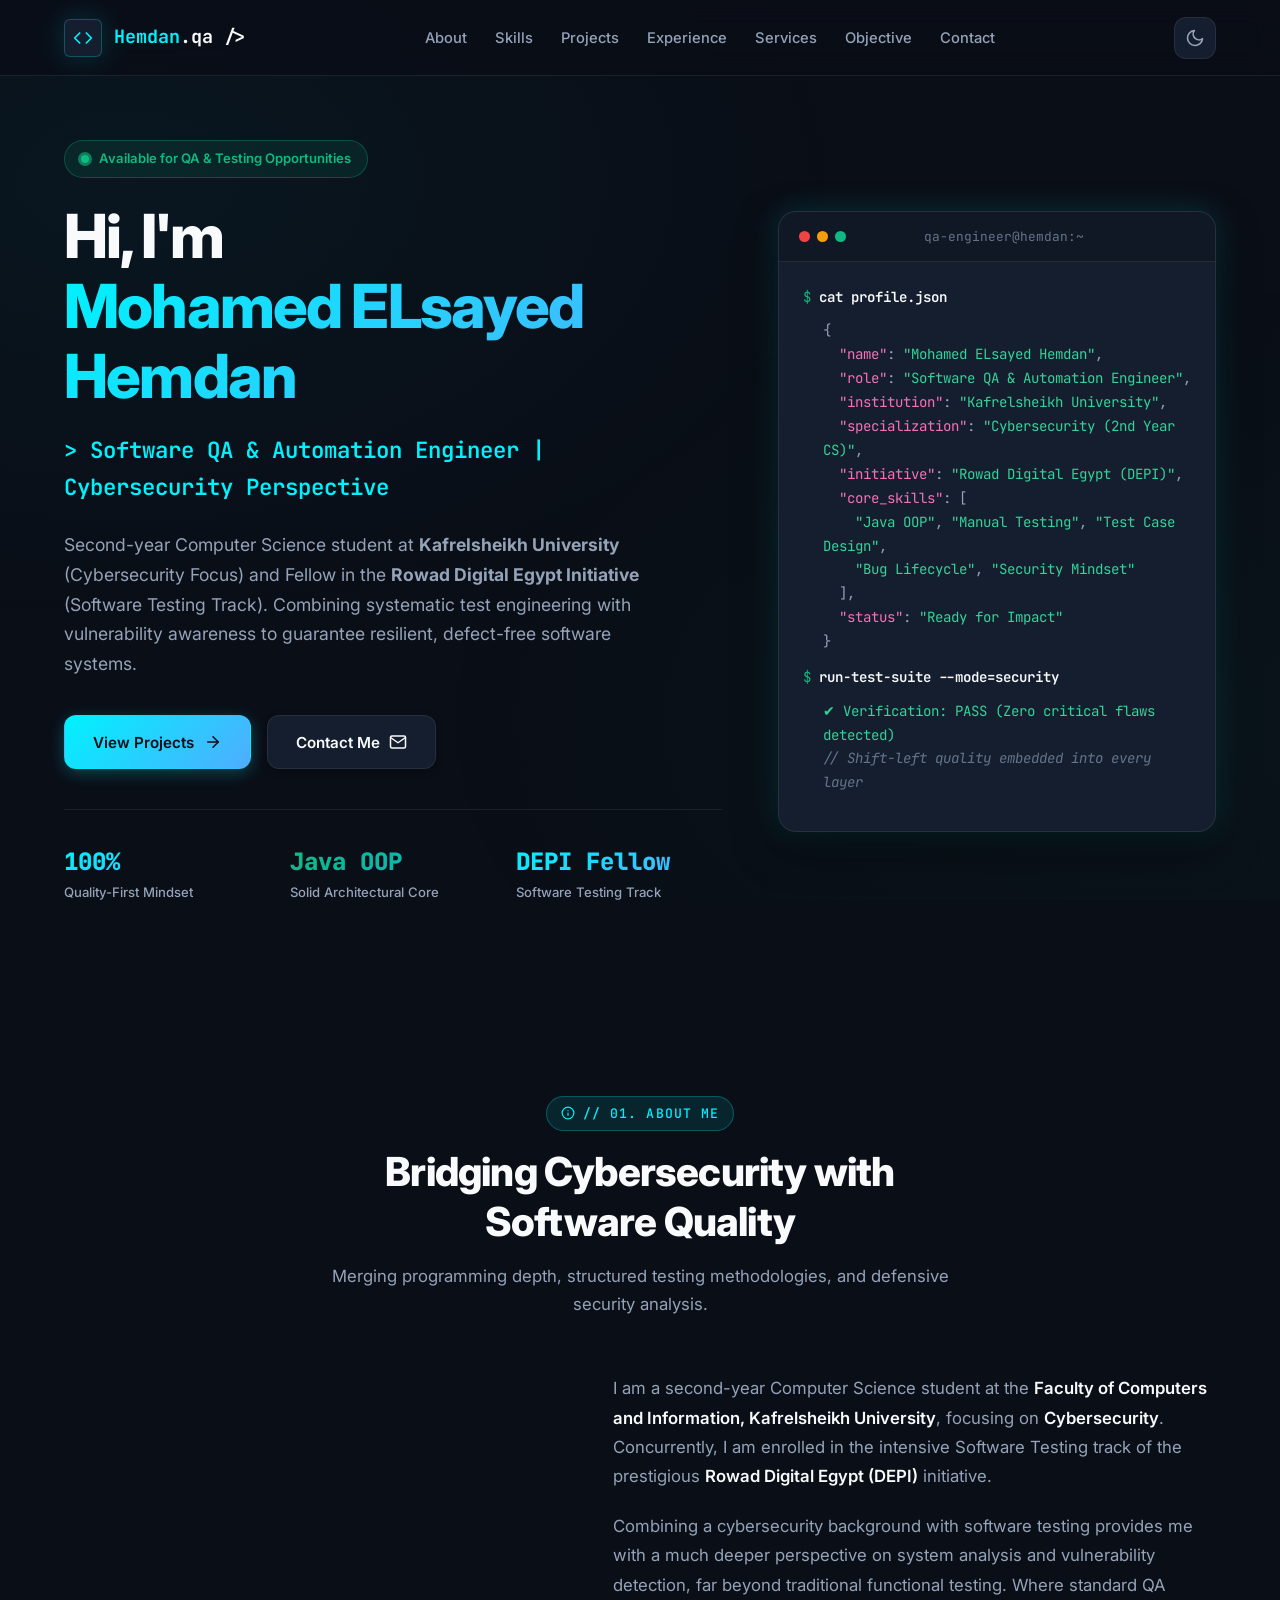
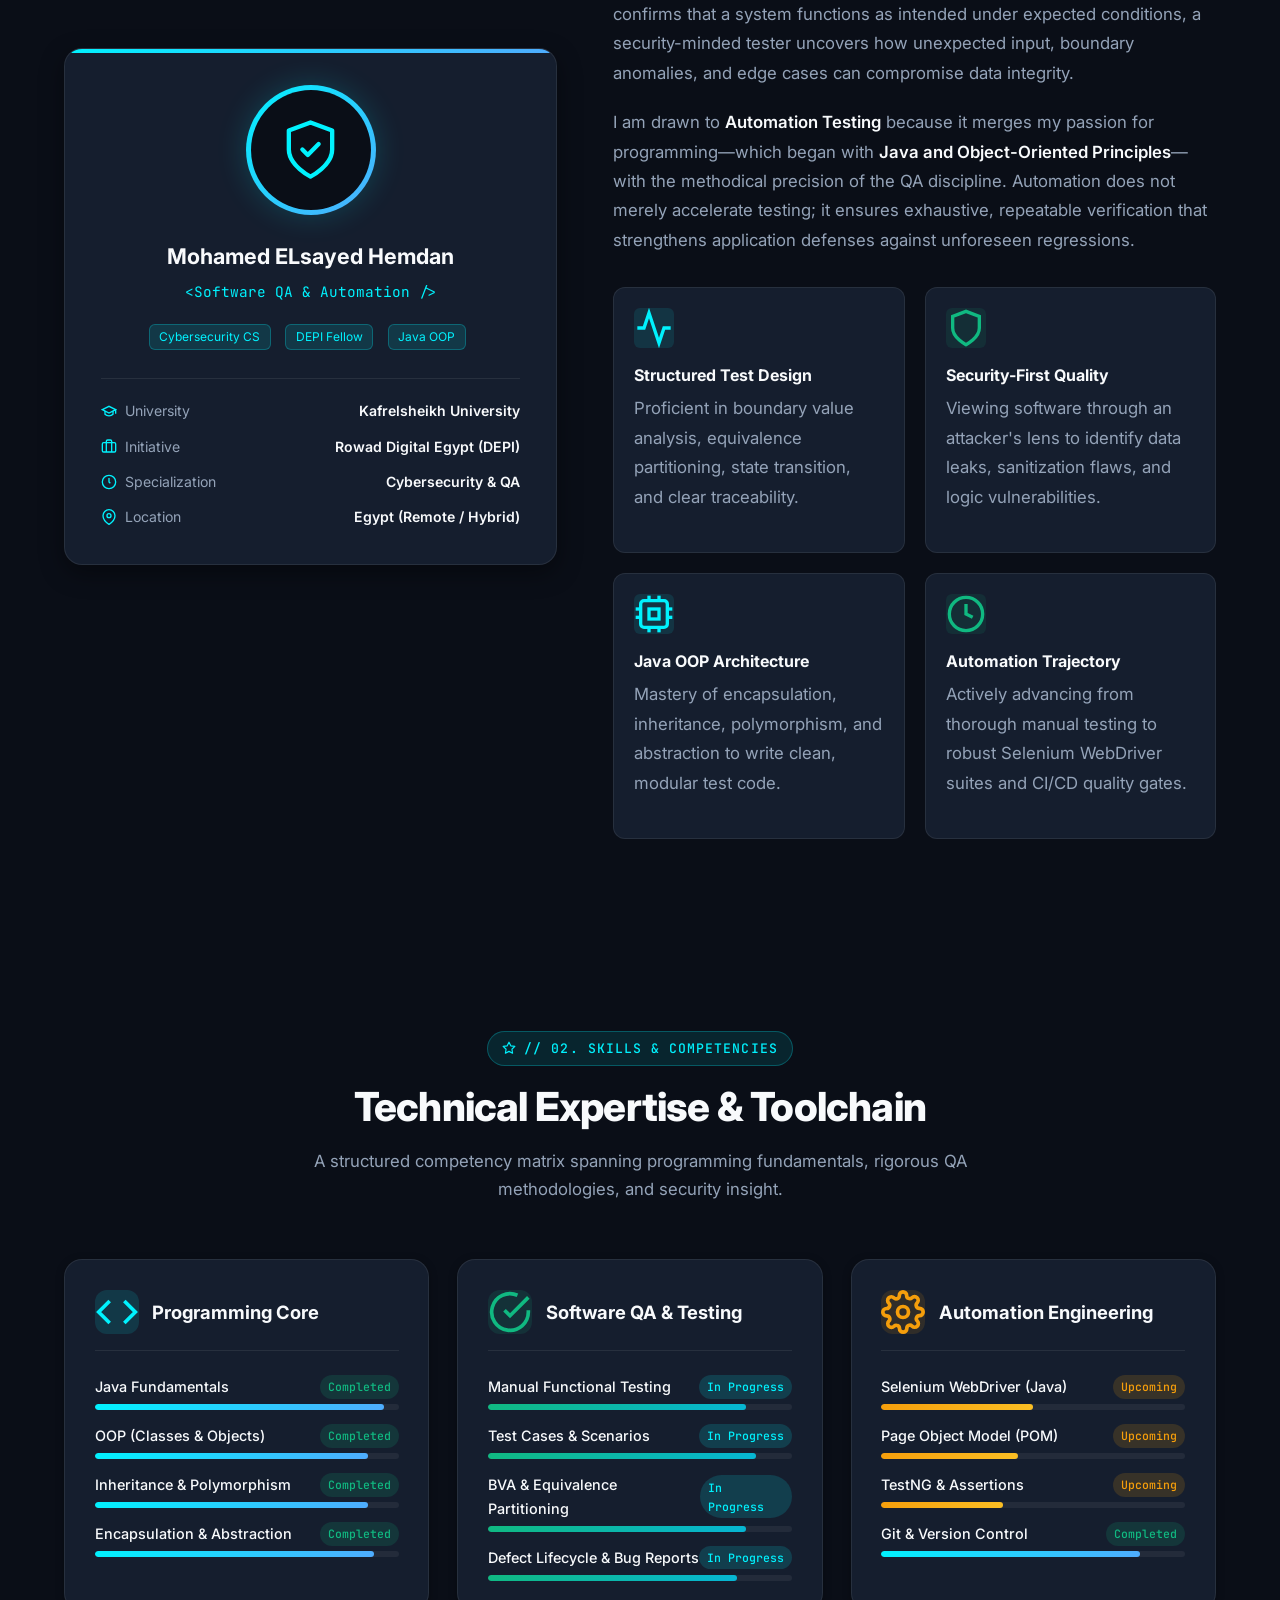
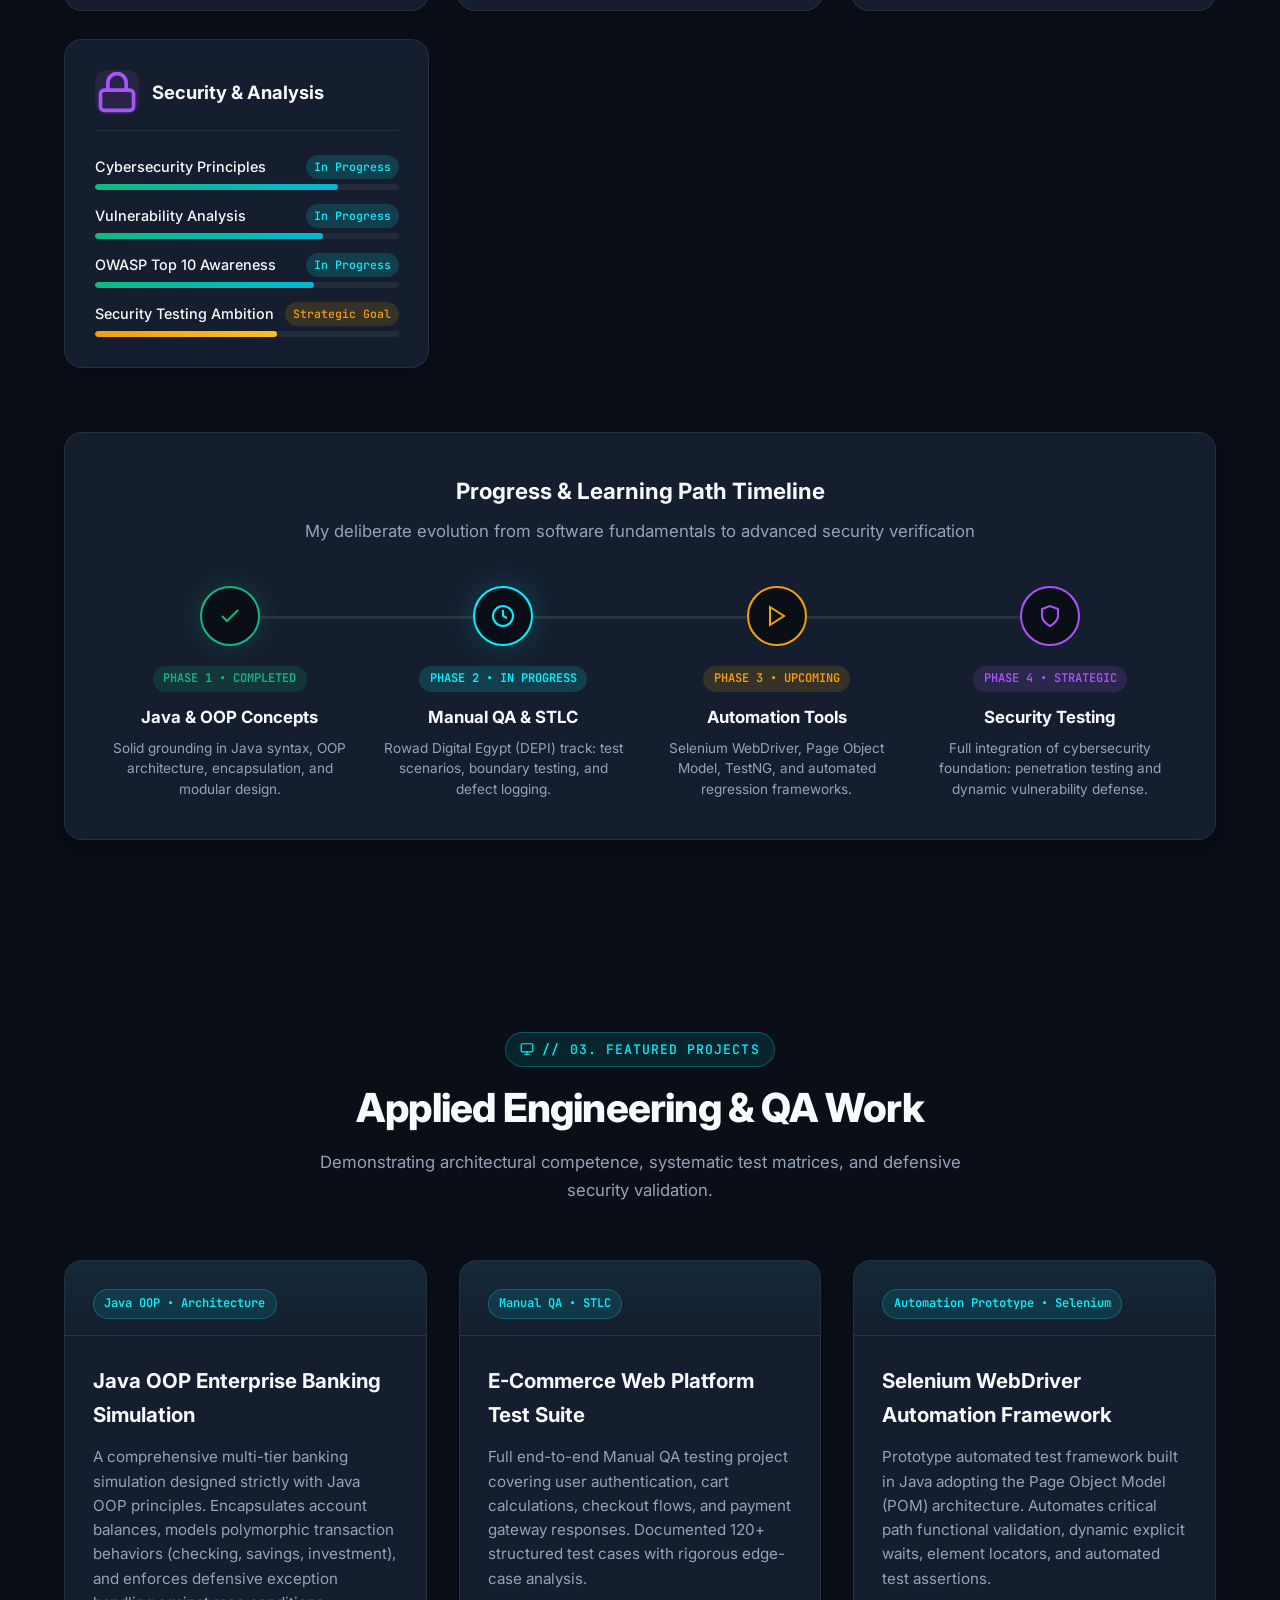
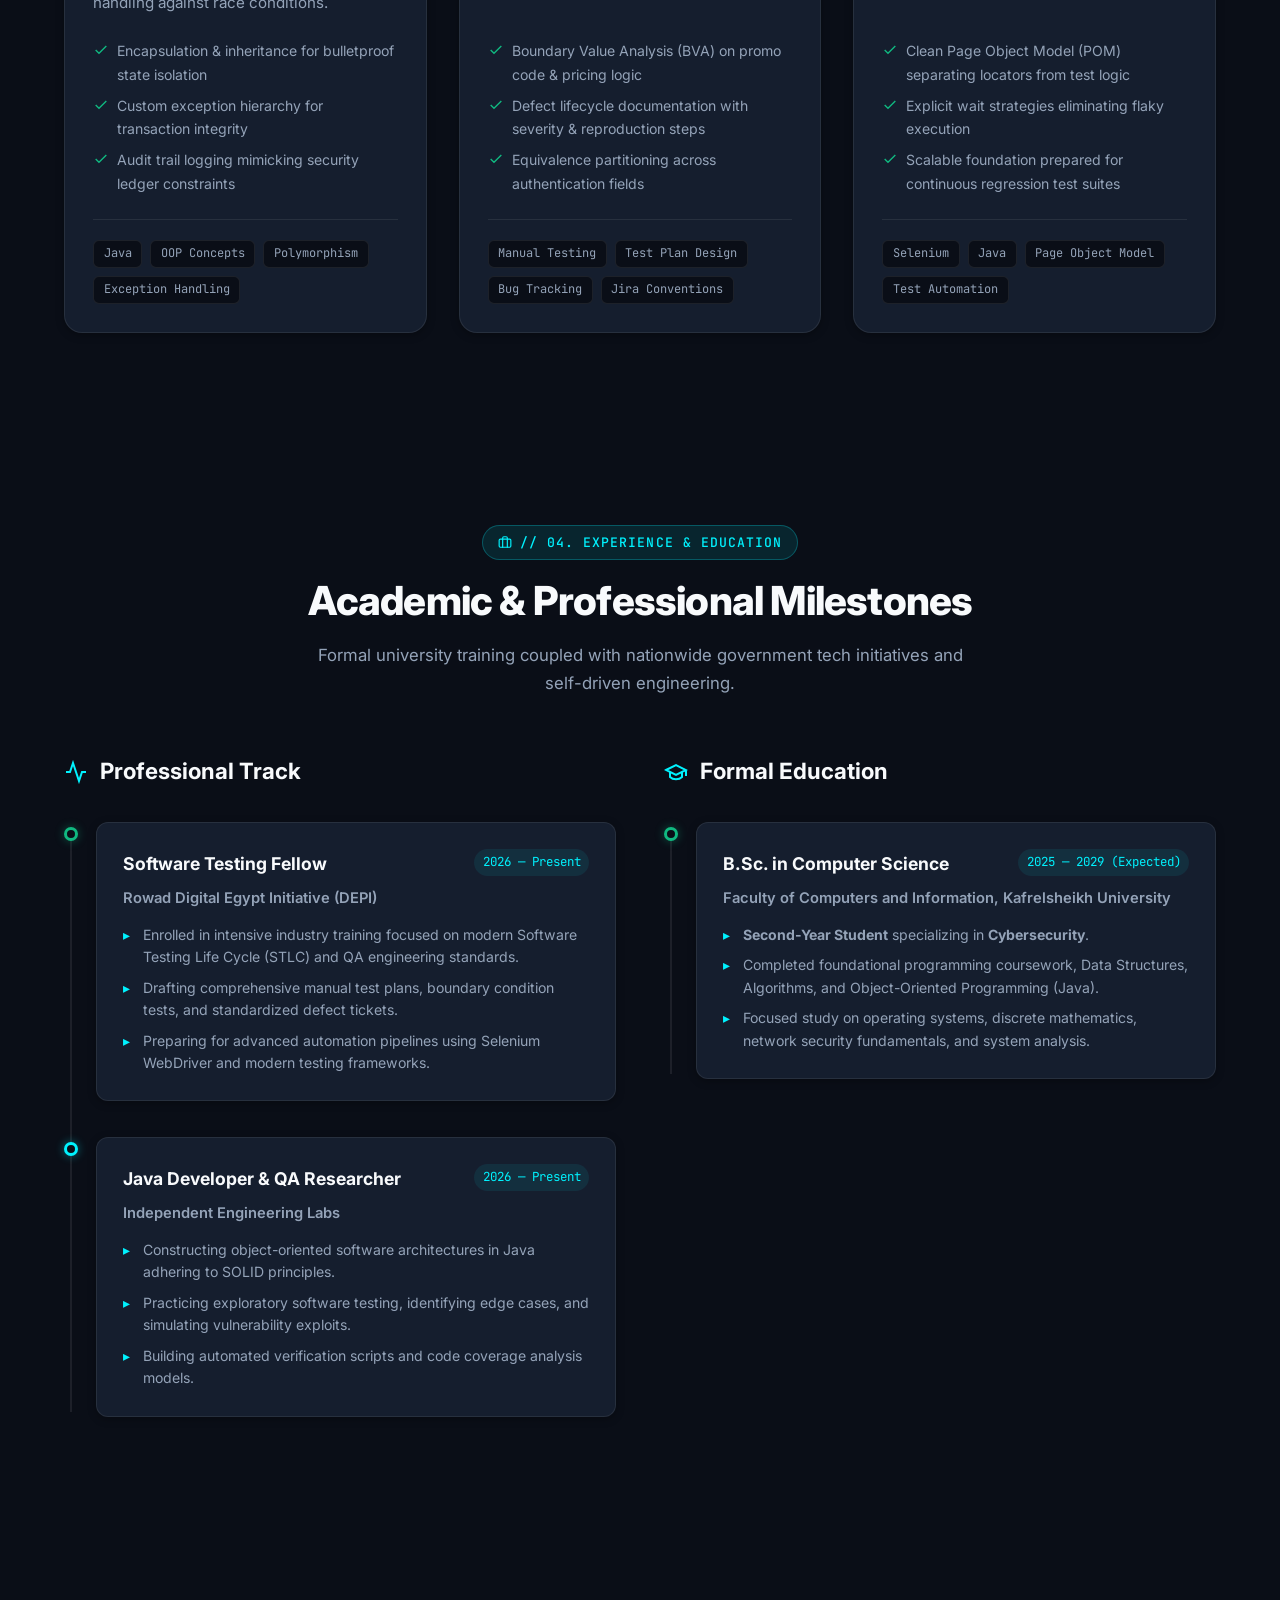
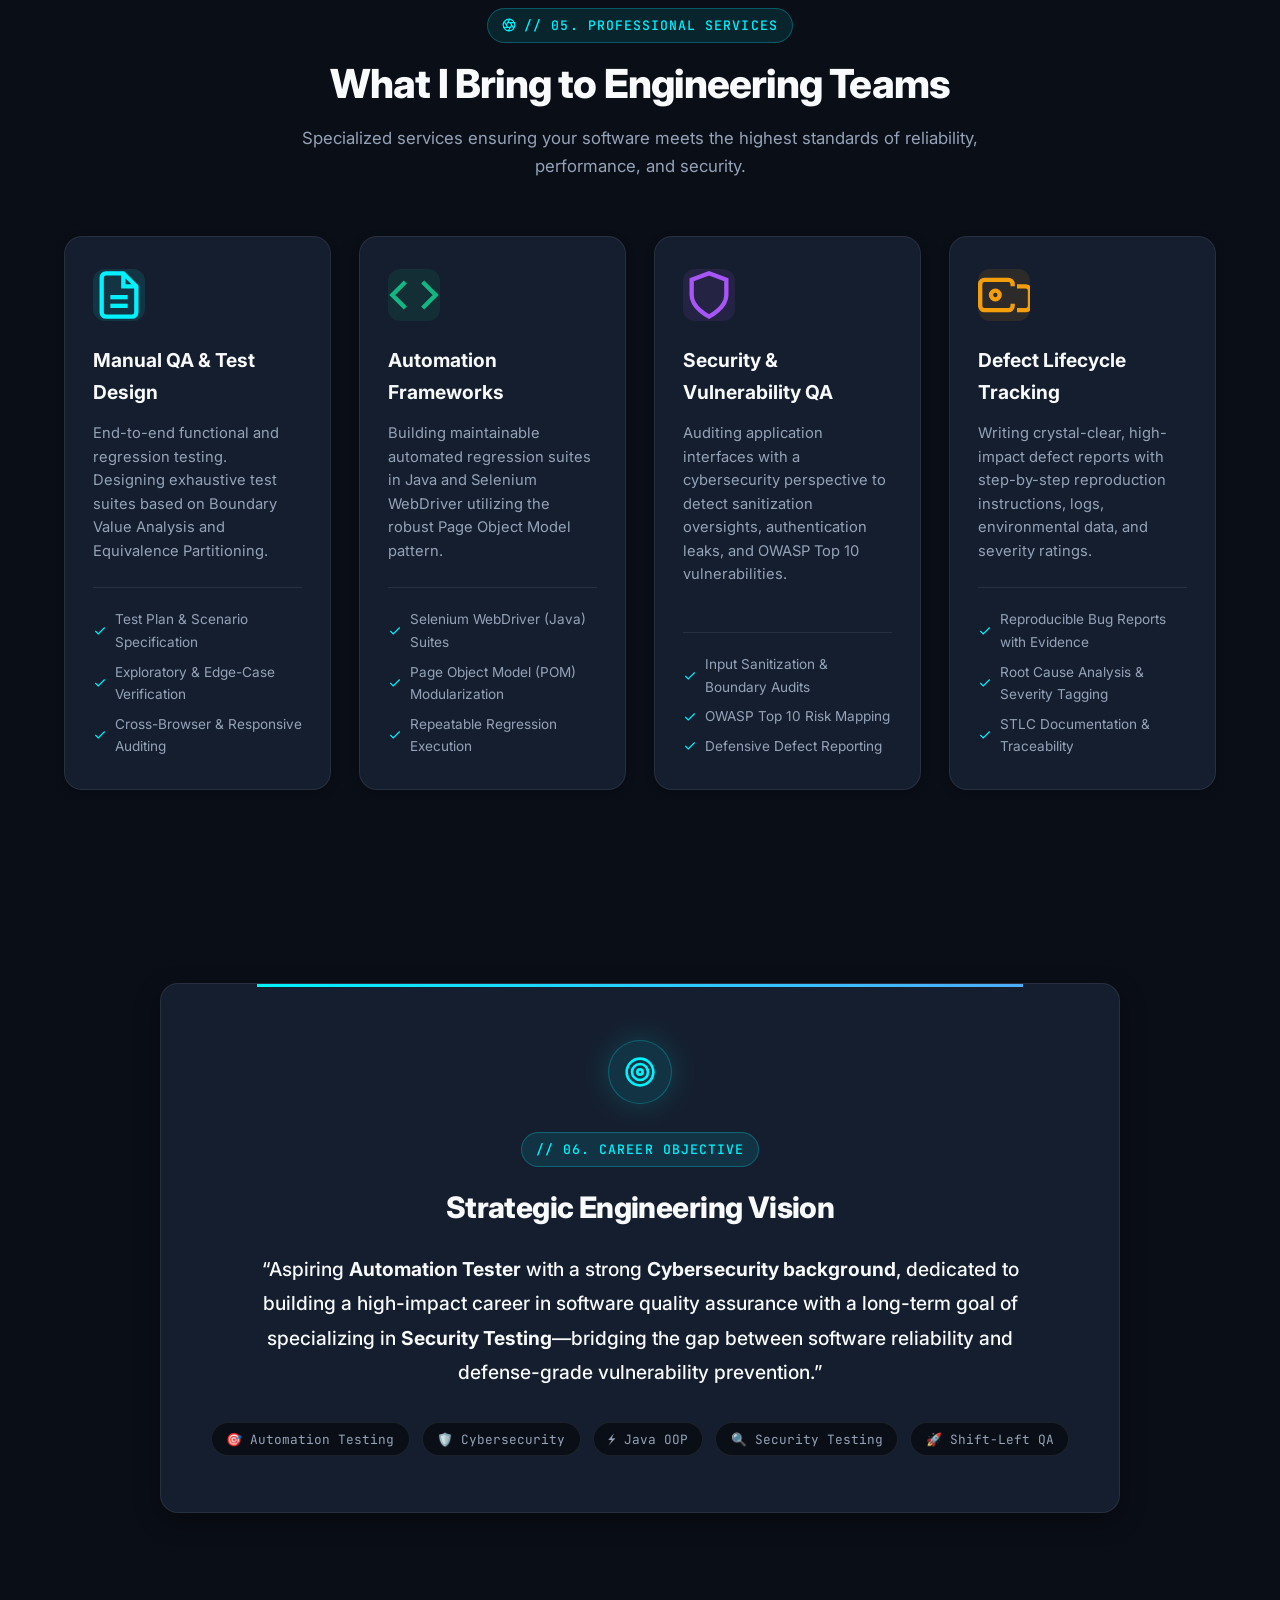
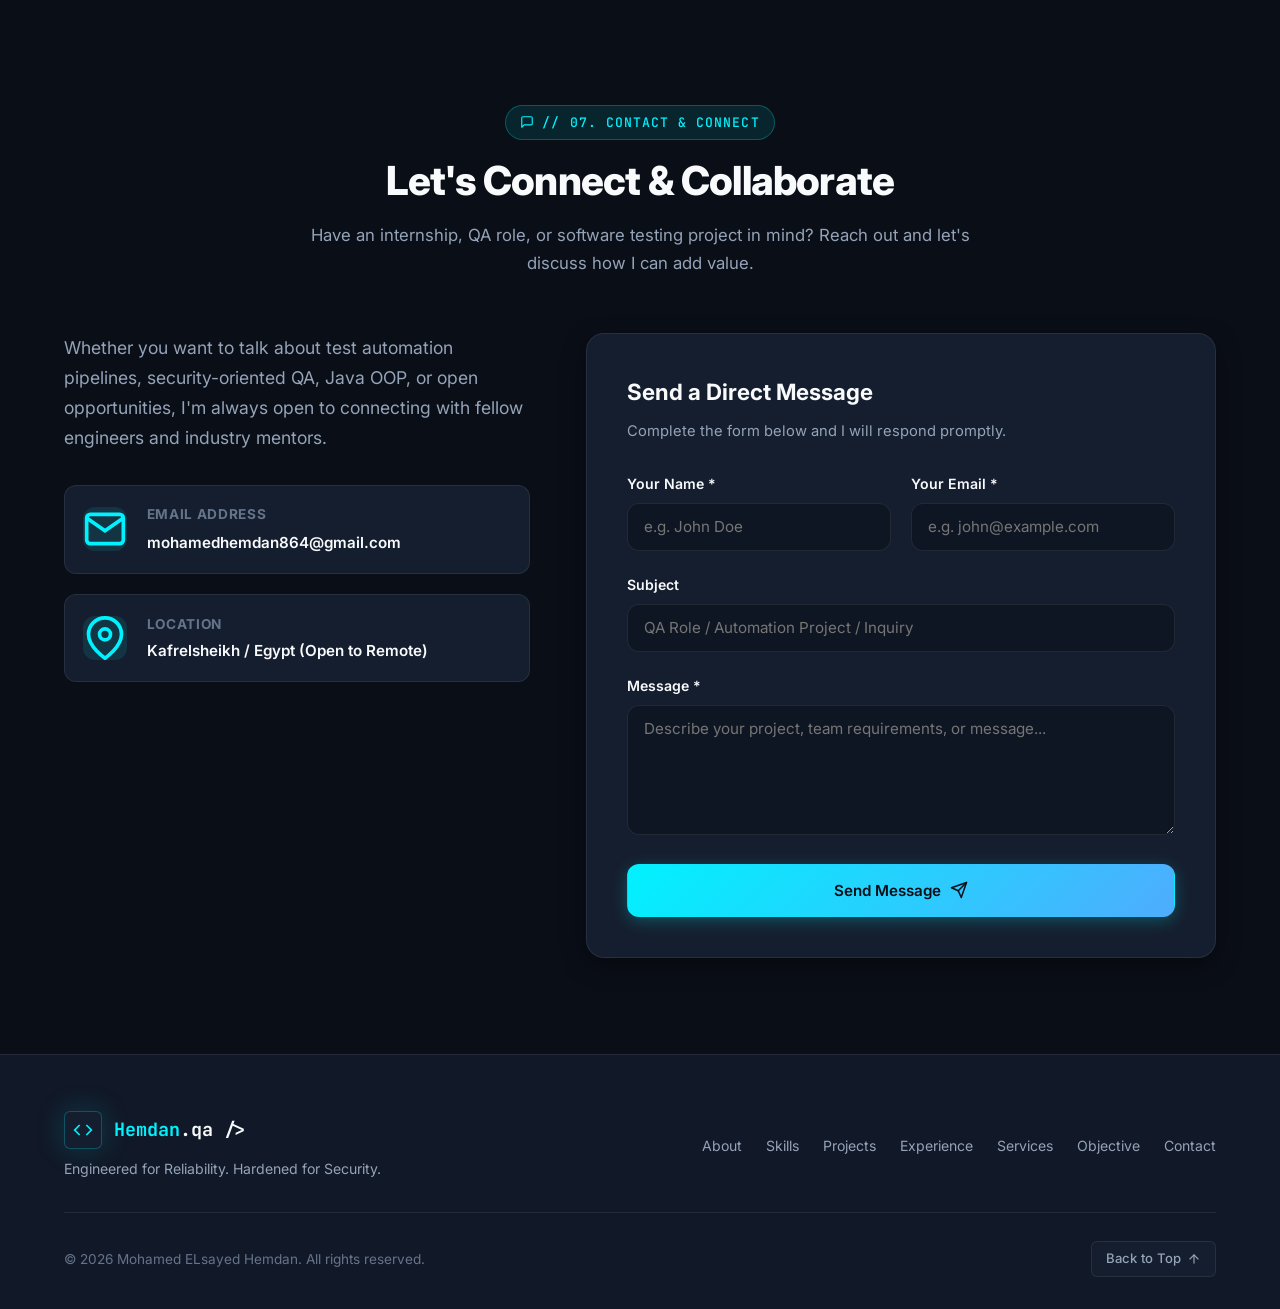
<file: index.html>
<!DOCTYPE html>
<html lang="en" data-theme="dark">
<head>
  <meta charset="UTF-8">
  <meta name="viewport" content="width=device-width, initial-scale=1.0">
  <meta http-equiv="X-UA-Compatible" content="IE=edge">
  
  <title>Mohamed ELsayed Hemdan | Software QA & Automation Engineer | Cybersecurity Perspective</title>
  <meta name="description" content="Portfolio of Mohamed ELsayed Hemdan - Second-year Computer Science student at Kafrelsheikh University (Cybersecurity) and Rowad Digital Egypt Software Testing Fellow. Aspiring Automation & Security Testing Engineer.">
  <meta name="keywords" content="Software Testing, QA Engineer, Automation Tester, Cybersecurity, Java OOP, Selenium, Manual Testing, Rowad Digital Egypt, Kafrelsheikh University">
  <meta name="author" content="Mohamed ELsayed Hemdan">

  <!-- Open Graph Meta Tags -->
  <meta property="og:title" content="Mohamed ELsayed Hemdan | Software QA & Automation Engineer">
  <meta property="og:description" content="Bridging cybersecurity with software testing to engineer bulletproof, high-confidence software systems.">
  <meta property="og:type" content="website">
  <meta name="twitter:card" content="summary_large_image">
  <meta name="theme-color" content="#0b0f19">

  <!-- Google Fonts: Inter & JetBrains Mono -->
  <link rel="preconnect" href="https://fonts.googleapis.com">
  <link rel="preconnect" href="https://fonts.gstatic.com" crossorigin>
  <link href="https://fonts.googleapis.com/css2?family=Inter:wght@300;400;500;600;700;800&family=JetBrains+Mono:wght@400;500;600;700&display=swap" rel="stylesheet">

  <!-- Stylesheet -->
  <link rel="stylesheet" href="css/style.css">

  <!-- Favicon -->
  <link rel="icon" type="image/svg+xml" href="data:image/svg+xml,<svg xmlns='http://www.w3.org/2000/svg' viewBox='0 0 24 24' fill='%2300f2fe'><path d='M12 2L3 5v6c0 5.55 3.84 10.74 9 12 5.16-1.26 9-6.45 9-12V5l-9-3zm-1 14.5l-3.5-3.5 1.41-1.41L11 13.67l5.09-5.09 1.41 1.41L11 16.5z'/></svg>">
  <noscript><style>.fade-in-section{opacity:1!important;transform:none!important}</style></noscript>
</head>
<body>

  <!-- Ambient Decorative Background -->
  <div class="bg-ambient-layer" aria-hidden="true"></div>

  <!-- =========================================================================
       Navigation Bar
       ========================================================================= -->
  <header class="navbar" id="navbar">
    <div class="container nav-container">
      <a href="#hero" class="brand-logo" aria-label="Mohamed ELsayed Hemdan Portfolio Home">
        <div class="brand-icon">
          <svg viewBox="0 0 24 24" fill="none" stroke="currentColor" stroke-width="2" stroke-linecap="round" stroke-linejoin="round">
            <polyline points="16 18 22 12 16 6"></polyline>
            <polyline points="8 6 2 12 8 18"></polyline>
          </svg>
        </div>
        <span class="brand-text"><span class="highlight">Hemdan</span>.qa /&gt;</span>
      </a>

      <!-- Desktop & Mobile Navigation Links -->
      <nav>
        <ul class="nav-links" id="navLinks">
          <li><a href="#about" class="nav-link">About</a></li>
          <li><a href="#skills" class="nav-link">Skills</a></li>
          <li><a href="#projects" class="nav-link">Projects</a></li>
          <li><a href="#experience" class="nav-link">Experience</a></li>
          <li><a href="#services" class="nav-link">Services</a></li>
          <li><a href="#objective" class="nav-link">Objective</a></li>
          <li><a href="#contact" class="nav-link">Contact</a></li>
        </ul>
      </nav>

      <!-- Nav Actions -->
      <div class="nav-actions">
        <button id="themeToggle" class="theme-toggle-btn" aria-label="Toggle light or dark theme" title="Toggle theme">
          <!-- Sun Icon (shown in Light Mode) -->
          <svg class="sun-icon" viewBox="0 0 24 24" fill="none" stroke="currentColor" stroke-width="2" stroke-linecap="round" stroke-linejoin="round">
            <circle cx="12" cy="12" r="5"></circle>
            <line x1="12" y1="1" x2="12" y2="3"></line>
            <line x1="12" y1="21" x2="12" y2="23"></line>
            <line x1="4.22" y1="4.22" x2="5.64" y2="5.64"></line>
            <line x1="18.36" y1="18.36" x2="19.78" y2="19.78"></line>
            <line x1="1" y1="12" x2="3" y2="12"></line>
            <line x1="21" y1="12" x2="23" y2="12"></line>
            <line x1="4.22" y1="19.78" x2="5.64" y2="18.36"></line>
            <line x1="18.36" y1="5.64" x2="19.78" y2="4.22"></line>
          </svg>
          <!-- Moon Icon (shown in Dark Mode) -->
          <svg class="moon-icon" viewBox="0 0 24 24" fill="none" stroke="currentColor" stroke-width="2" stroke-linecap="round" stroke-linejoin="round">
            <path d="M21 12.79A9 9 0 1 1 11.21 3 7 7 0 0 0 21 12.79z"></path>
          </svg>
        </button>

        <a href="#contact" class="btn btn-primary btn-sm" style="display: none;">Contact</a>

        <!-- Mobile Hamburger Toggle -->
        <button id="mobileToggle" class="mobile-toggle" aria-label="Toggle navigation menu" aria-expanded="false">
          <span></span>
          <span></span>
          <span></span>
        </button>
      </div>
    </div>
  </header>

  <!-- =========================================================================
       1. Hero Section
       ========================================================================= -->
  <section id="hero" class="section hero-section">
    <div class="container">
      <div class="hero-grid">
        <!-- Hero Text Content -->
        <div class="hero-content">
          <div class="hero-badge-container">
            <div class="status-badge">
              <span class="pulse-dot"></span>
              <span>Available for QA &amp; Testing Opportunities</span>
            </div>
          </div>

          <h1 class="hero-title">
            Hi, I'm <span class="gradient-text">Mohamed ELsayed Hemdan</span>
          </h1>

          <div class="hero-subtitle">
            &gt; Software QA &amp; Automation Engineer | Cybersecurity Perspective
          </div>

          <p class="hero-description">
            Second-year Computer Science student at <strong>Kafrelsheikh University</strong> (Cybersecurity Focus) and Fellow in the <strong>Rowad Digital Egypt Initiative</strong> (Software Testing Track). Combining systematic test engineering with vulnerability awareness to guarantee resilient, defect-free software systems.
          </p>

          <div class="hero-actions">
            <a href="#projects" class="btn btn-primary">
              <span>View Projects</span>
              <svg class="arrow-icon" viewBox="0 0 24 24" fill="none" stroke="currentColor" stroke-width="2" stroke-linecap="round" stroke-linejoin="round">
                <line x1="5" y1="12" x2="19" y2="12"></line>
                <polyline points="12 5 19 12 12 19"></polyline>
              </svg>
            </a>
            <a href="#contact" class="btn btn-secondary">
              <span>Contact Me</span>
              <svg viewBox="0 0 24 24" fill="none" stroke="currentColor" stroke-width="2" stroke-linecap="round" stroke-linejoin="round">
                <path d="M4 4h16c1.1 0 2 .9 2 2v12c0 1.1-.9 2-2 2H4c-1.1 0-2-.9-2-2V6c0-1.1.9-2 2-2z"></path>
                <polyline points="22,6 12,13 2,6"></polyline>
              </svg>
            </a>
          </div>

          <!-- Quick Metrics Bar -->
          <div class="hero-metrics">
            <div class="metric-card">
              <span class="metric-number gradient-text">100%</span>
              <span class="metric-label">Quality-First Mindset</span>
            </div>
            <div class="metric-card">
              <span class="metric-number gradient-text-emerald">Java OOP</span>
              <span class="metric-label">Solid Architectural Core</span>
            </div>
            <div class="metric-card">
              <span class="metric-number gradient-text">DEPI Fellow</span>
              <span class="metric-label">Software Testing Track</span>
            </div>
          </div>
        </div>

        <!-- Hero Visual: Terminal Code Window -->
        <div class="hero-visual">
          <div class="terminal-window">
            <div class="terminal-header">
              <div class="terminal-dots">
                <span class="dot dot-red"></span>
                <span class="dot dot-yellow"></span>
                <span class="dot dot-green"></span>
              </div>
              <span class="terminal-title">qa-engineer@hemdan:~</span>
              <span style="width: 33px;"></span>
            </div>
            <div class="terminal-body">
              <div class="terminal-line">
                <span class="terminal-prompt">$</span>
                <span class="terminal-cmd">cat profile.json</span>
              </div>
              <div class="terminal-output">
                {<br>
                &nbsp;&nbsp;<span class="keyword">"name"</span>: <span class="string">"Mohamed ELsayed Hemdan"</span>,<br>
                &nbsp;&nbsp;<span class="keyword">"role"</span>: <span class="string">"Software QA &amp; Automation Engineer"</span>,<br>
                &nbsp;&nbsp;<span class="keyword">"institution"</span>: <span class="string">"Kafrelsheikh University"</span>,<br>
                &nbsp;&nbsp;<span class="keyword">"specialization"</span>: <span class="string">"Cybersecurity (2nd Year CS)"</span>,<br>
                &nbsp;&nbsp;<span class="keyword">"initiative"</span>: <span class="string">"Rowad Digital Egypt (DEPI)"</span>,<br>
                &nbsp;&nbsp;<span class="keyword">"core_skills"</span>: [<br>
                &nbsp;&nbsp;&nbsp;&nbsp;<span class="string">"Java OOP"</span>, <span class="string">"Manual Testing"</span>, <span class="string">"Test Case Design"</span>,<br>
                &nbsp;&nbsp;&nbsp;&nbsp;<span class="string">"Bug Lifecycle"</span>, <span class="string">"Security Mindset"</span><br>
                &nbsp;&nbsp;],<br>
                &nbsp;&nbsp;<span class="keyword">"status"</span>: <span class="string">"Ready for Impact"</span><br>
                }
              </div>
              <div class="terminal-line">
                <span class="terminal-prompt">$</span>
                <span class="terminal-cmd">run-test-suite --mode=security</span>
              </div>
              <div class="terminal-output">
                <span class="string">✔ Verification: PASS (Zero critical flaws detected)</span><br>
                <span class="comment">// Shift-left quality embedded into every layer</span>
              </div>
            </div>
          </div>
        </div>
      </div>
    </div>
  </section>

  <!-- =========================================================================
       2. About Me Section
       ========================================================================= -->
  <section id="about" class="section about-section fade-in-section">
    <div class="container">
      <div class="section-header">
        <span class="section-tag">
          <svg viewBox="0 0 24 24" fill="none" stroke="currentColor" stroke-width="2" stroke-linecap="round" stroke-linejoin="round">
            <circle cx="12" cy="12" r="10"></circle>
            <line x1="12" y1="16" x2="12" y2="12"></line>
            <line x1="12" y1="8" x2="12.01" y2="8"></line>
          </svg>
          // 01. About Me
        </span>
        <h2 class="section-title">Bridging Cybersecurity with Software Quality</h2>
        <p class="section-subtitle">
          Merging programming depth, structured testing methodologies, and defensive security analysis.
        </p>
      </div>

      <div class="about-grid">
        <!-- Profile Identity Card -->
        <div class="about-card-wrapper">
          <div class="about-profile-card">
            <div class="profile-avatar-box">
              <div class="avatar-inner">
                <!-- Cybersecurity & QA Shield Icon -->
                <svg viewBox="0 0 24 24" fill="none" stroke="currentColor" stroke-width="1.6" stroke-linecap="round" stroke-linejoin="round">
                  <path d="M12 22s8-4 8-10V5l-8-3-8 3v7c0 6 8 10 8 10z"></path>
                  <path d="M9 12l2 2 4-4"></path>
                </svg>
              </div>
            </div>

            <h3 class="profile-name">Mohamed ELsayed Hemdan</h3>
            <p class="profile-role">&lt;Software QA &amp; Automation /&gt;</p>

            <div class="profile-badges">
              <span class="badge-tag-pill">Cybersecurity CS</span>
              <span class="badge-tag-pill">DEPI Fellow</span>
              <span class="badge-tag-pill">Java OOP</span>
            </div>

            <div class="profile-info-list">
              <div class="profile-info-item">
                <span class="profile-info-label">
                  <svg viewBox="0 0 24 24" fill="none" stroke="currentColor" stroke-width="2"><path d="M22 10v6M2 10l10-5 10 5-10 5z"></path><path d="M6 12v5c3 3 9 3 12 0v-5"></path></svg>
                  University
                </span>
                <span class="profile-info-value">Kafrelsheikh University</span>
              </div>
              <div class="profile-info-item">
                <span class="profile-info-label">
                  <svg viewBox="0 0 24 24" fill="none" stroke="currentColor" stroke-width="2"><rect x="2" y="7" width="20" height="14" rx="2" ry="2"></rect><path d="M16 21V5a2 2 0 0 0-2-2h-4a2 2 0 0 0-2 2v16"></path></svg>
                  Initiative
                </span>
                <span class="profile-info-value">Rowad Digital Egypt (DEPI)</span>
              </div>
              <div class="profile-info-item">
                <span class="profile-info-label">
                  <svg viewBox="0 0 24 24" fill="none" stroke="currentColor" stroke-width="2"><circle cx="12" cy="12" r="10"></circle><polyline points="12 6 12 12 14 14"></polyline></svg>
                  Specialization
                </span>
                <span class="profile-info-value">Cybersecurity &amp; QA</span>
              </div>
              <div class="profile-info-item">
                <span class="profile-info-label">
                  <svg viewBox="0 0 24 24" fill="none" stroke="currentColor" stroke-width="2"><path d="M21 10c0 7-9 13-9 13s-9-6-9-13a9 9 0 0 1 18 0z"></path><circle cx="12" cy="10" r="3"></circle></svg>
                  Location
                </span>
                <span class="profile-info-value">Egypt (Remote / Hybrid)</span>
              </div>
            </div>
          </div>
        </div>

        <!-- Narrative & Core Pillars -->
        <div class="about-narrative">
          <p>
            I am a second-year Computer Science student at the <strong>Faculty of Computers and Information, Kafrelsheikh University</strong>, focusing on <strong>Cybersecurity</strong>. Concurrently, I am enrolled in the intensive Software Testing track of the prestigious <strong>Rowad Digital Egypt (DEPI)</strong> initiative.
          </p>
          <p>
            Combining a cybersecurity background with software testing provides me with a much deeper perspective on system analysis and vulnerability detection, far beyond traditional functional testing. Where standard QA confirms that a system functions as intended under expected conditions, a security-minded tester uncovers how unexpected input, boundary anomalies, and edge cases can compromise data integrity.
          </p>
          <p>
            I am drawn to <strong>Automation Testing</strong> because it merges my passion for programming—which began with <strong>Java and Object-Oriented Principles</strong>—with the methodical precision of the QA discipline. Automation does not merely accelerate testing; it ensures exhaustive, repeatable verification that strengthens application defenses against unforeseen regressions.
          </p>

          <!-- Core Pillars -->
          <div class="about-pillars">
            <div class="pillar-card">
              <div class="pillar-icon">
                <svg viewBox="0 0 24 24" fill="none" stroke="currentColor" stroke-width="2"><polyline points="22 12 18 12 15 21 9 3 6 12 2 12"></polyline></svg>
              </div>
              <h4 class="pillar-title">Structured Test Design</h4>
              <p class="pillar-text">Proficient in boundary value analysis, equivalence partitioning, state transition, and clear traceability.</p>
            </div>

            <div class="pillar-card">
              <div class="pillar-icon emerald">
                <svg viewBox="0 0 24 24" fill="none" stroke="currentColor" stroke-width="2"><path d="M12 22s8-4 8-10V5l-8-3-8 3v7c0 6 8 10 8 10z"></path></svg>
              </div>
              <h4 class="pillar-title">Security-First Quality</h4>
              <p class="pillar-text">Viewing software through an attacker's lens to identify data leaks, sanitization flaws, and logic vulnerabilities.</p>
            </div>

            <div class="pillar-card">
              <div class="pillar-icon">
                <svg viewBox="0 0 24 24" fill="none" stroke="currentColor" stroke-width="2"><rect x="4" y="4" width="16" height="16" rx="2" ry="2"></rect><rect x="9" y="9" width="6" height="6"></rect><line x1="9" y1="1" x2="9" y2="4"></line><line x1="15" y1="1" x2="15" y2="4"></line><line x1="9" y1="20" x2="9" y2="23"></line><line x1="15" y1="20" x2="15" y2="23"></line><line x1="20" y1="9" x2="23" y2="9"></line><line x1="20" y1="14" x2="23" y2="14"></line><line x1="1" y1="9" x2="4" y2="9"></line><line x1="1" y1="14" x2="4" y2="14"></line></svg>
              </div>
              <h4 class="pillar-title">Java OOP Architecture</h4>
              <p class="pillar-text">Mastery of encapsulation, inheritance, polymorphism, and abstraction to write clean, modular test code.</p>
            </div>

            <div class="pillar-card">
              <div class="pillar-icon emerald">
                <svg viewBox="0 0 24 24" fill="none" stroke="currentColor" stroke-width="2"><circle cx="12" cy="12" r="10"></circle><polyline points="12 6 12 12 16 14"></polyline></svg>
              </div>
              <h4 class="pillar-title">Automation Trajectory</h4>
              <p class="pillar-text">Actively advancing from thorough manual testing to robust Selenium WebDriver suites and CI/CD quality gates.</p>
            </div>
          </div>
        </div>
      </div>
    </div>
  </section>

  <!-- =========================================================================
       3. Skills & Learning Roadmap Section
       ========================================================================= -->
  <section id="skills" class="section skills-section fade-in-section">
    <div class="container">
      <div class="section-header">
        <span class="section-tag">
          <svg viewBox="0 0 24 24" fill="none" stroke="currentColor" stroke-width="2" stroke-linecap="round" stroke-linejoin="round">
            <polygon points="12 2 15.09 8.26 22 9.27 17 14.14 18.18 21.02 12 17.77 5.82 21.02 7 14.14 2 9.27 8.91 8.26 12 2"></polygon>
          </svg>
          // 02. Skills & Competencies
        </span>
        <h2 class="section-title">Technical Expertise &amp; Toolchain</h2>
        <p class="section-subtitle">
          A structured competency matrix spanning programming fundamentals, rigorous QA methodologies, and security insight.
        </p>
      </div>

      <!-- Categorized Skills Grid -->
      <div class="skills-categories-grid">
        <!-- Category 1: Programming & OOP -->
        <div class="skill-category-card">
          <div class="skill-card-header">
            <div class="category-icon blue">
              <svg viewBox="0 0 24 24" fill="none" stroke="currentColor" stroke-width="2"><polyline points="16 18 22 12 16 6"></polyline><polyline points="8 6 2 12 8 18"></polyline></svg>
            </div>
            <h3>Programming Core</h3>
          </div>
          <div class="skills-list">
            <div class="skill-item">
              <div class="skill-name-status">
                <span>Java Fundamentals</span>
                <span class="skill-badge-status status-mastered">Completed</span>
              </div>
              <div class="progress-bar-bg"><div class="progress-fill" style="width: 95%;"></div></div>
            </div>
            <div class="skill-item">
              <div class="skill-name-status">
                <span>OOP (Classes &amp; Objects)</span>
                <span class="skill-badge-status status-mastered">Completed</span>
              </div>
              <div class="progress-bar-bg"><div class="progress-fill" style="width: 90%;"></div></div>
            </div>
            <div class="skill-item">
              <div class="skill-name-status">
                <span>Inheritance &amp; Polymorphism</span>
                <span class="skill-badge-status status-mastered">Completed</span>
              </div>
              <div class="progress-bar-bg"><div class="progress-fill" style="width: 90%;"></div></div>
            </div>
            <div class="skill-item">
              <div class="skill-name-status">
                <span>Encapsulation &amp; Abstraction</span>
                <span class="skill-badge-status status-mastered">Completed</span>
              </div>
              <div class="progress-bar-bg"><div class="progress-fill" style="width: 92%;"></div></div>
            </div>
          </div>
        </div>

        <!-- Category 2: Software Testing & QA -->
        <div class="skill-category-card">
          <div class="skill-card-header">
            <div class="category-icon emerald">
              <svg viewBox="0 0 24 24" fill="none" stroke="currentColor" stroke-width="2"><path d="M22 11.08V12a10 10 0 1 1-5.93-9.14"></path><polyline points="22 4 12 14.01 9 11.01"></polyline></svg>
            </div>
            <h3>Software QA &amp; Testing</h3>
          </div>
          <div class="skills-list">
            <div class="skill-item">
              <div class="skill-name-status">
                <span>Manual Functional Testing</span>
                <span class="skill-badge-status status-active">In Progress</span>
              </div>
              <div class="progress-bar-bg"><div class="progress-fill emerald" style="width: 85%;"></div></div>
            </div>
            <div class="skill-item">
              <div class="skill-name-status">
                <span>Test Cases &amp; Scenarios</span>
                <span class="skill-badge-status status-active">In Progress</span>
              </div>
              <div class="progress-bar-bg"><div class="progress-fill emerald" style="width: 88%;"></div></div>
            </div>
            <div class="skill-item">
              <div class="skill-name-status">
                <span>BVA &amp; Equivalence Partitioning</span>
                <span class="skill-badge-status status-active">In Progress</span>
              </div>
              <div class="progress-bar-bg"><div class="progress-fill emerald" style="width: 85%;"></div></div>
            </div>
            <div class="skill-item">
              <div class="skill-name-status">
                <span>Defect Lifecycle &amp; Bug Reports</span>
                <span class="skill-badge-status status-active">In Progress</span>
              </div>
              <div class="progress-bar-bg"><div class="progress-fill emerald" style="width: 82%;"></div></div>
            </div>
          </div>
        </div>

        <!-- Category 3: Automation Engineering -->
        <div class="skill-category-card">
          <div class="skill-card-header">
            <div class="category-icon amber">
              <svg viewBox="0 0 24 24" fill="none" stroke="currentColor" stroke-width="2"><circle cx="12" cy="12" r="3"></circle><path d="M19.4 15a1.65 1.65 0 0 0 .33 1.82l.06.06a2 2 0 0 1 0 2.83 2 2 0 0 1-2.83 0l-.06-.06a1.65 1.65 0 0 0-1.82-.33 1.65 1.65 0 0 0-1 1.51V21a2 2 0 0 1-2 2 2 2 0 0 1-2-2v-.09A1.65 1.65 0 0 0 9 19.4a1.65 1.65 0 0 0-1.82.33l-.06.06a2 2 0 0 1-2.83 0 2 2 0 0 1 0-2.83l.06-.06a1.65 1.65 0 0 0 .33-1.82 1.65 1.65 0 0 0-1.51-1H3a2 2 0 0 1-2-2 2 2 0 0 1 2-2h.09A1.65 1.65 0 0 0 4.6 9a1.65 1.65 0 0 0-.33-1.82l-.06-.06a2 2 0 0 1 0-2.83 2 2 0 0 1 2.83 0l.06.06a1.65 1.65 0 0 0 1.82.33H9a1.65 1.65 0 0 0 1-1.51V3a2 2 0 0 1 2-2 2 2 0 0 1 2 2v.09a1.65 1.65 0 0 0 1 1.51 1.65 1.65 0 0 0 1.82-.33l.06-.06a2 2 0 0 1 2.83 0 2 2 0 0 1 0 2.83l-.06.06a1.65 1.65 0 0 0-.33 1.82V9a1.65 1.65 0 0 0 1.51 1H21a2 2 0 0 1 2 2 2 2 0 0 1-2 2h-.09a1.65 1.65 0 0 0-1.51 1z"></path></svg>
            </div>
            <h3>Automation Engineering</h3>
          </div>
          <div class="skills-list">
            <div class="skill-item">
              <div class="skill-name-status">
                <span>Selenium WebDriver (Java)</span>
                <span class="skill-badge-status status-upcoming">Upcoming</span>
              </div>
              <div class="progress-bar-bg"><div class="progress-fill amber" style="width: 50%;"></div></div>
            </div>
            <div class="skill-item">
              <div class="skill-name-status">
                <span>Page Object Model (POM)</span>
                <span class="skill-badge-status status-upcoming">Upcoming</span>
              </div>
              <div class="progress-bar-bg"><div class="progress-fill amber" style="width: 45%;"></div></div>
            </div>
            <div class="skill-item">
              <div class="skill-name-status">
                <span>TestNG &amp; Assertions</span>
                <span class="skill-badge-status status-upcoming">Upcoming</span>
              </div>
              <div class="progress-bar-bg"><div class="progress-fill amber" style="width: 40%;"></div></div>
            </div>
            <div class="skill-item">
              <div class="skill-name-status">
                <span>Git &amp; Version Control</span>
                <span class="skill-badge-status status-mastered">Completed</span>
              </div>
              <div class="progress-bar-bg"><div class="progress-fill" style="width: 85%;"></div></div>
            </div>
          </div>
        </div>

        <!-- Category 4: Cybersecurity & Auditing -->
        <div class="skill-category-card">
          <div class="skill-card-header">
            <div class="category-icon purple">
              <svg viewBox="0 0 24 24" fill="none" stroke="currentColor" stroke-width="2"><rect x="3" y="11" width="18" height="11" rx="2" ry="2"></rect><path d="M7 11V7a5 5 0 0 1 10 0v4"></path></svg>
            </div>
            <h3>Security &amp; Analysis</h3>
          </div>
          <div class="skills-list">
            <div class="skill-item">
              <div class="skill-name-status">
                <span>Cybersecurity Principles</span>
                <span class="skill-badge-status status-active">In Progress</span>
              </div>
              <div class="progress-bar-bg"><div class="progress-fill emerald" style="width: 80%;"></div></div>
            </div>
            <div class="skill-item">
              <div class="skill-name-status">
                <span>Vulnerability Analysis</span>
                <span class="skill-badge-status status-active">In Progress</span>
              </div>
              <div class="progress-bar-bg"><div class="progress-fill emerald" style="width: 75%;"></div></div>
            </div>
            <div class="skill-item">
              <div class="skill-name-status">
                <span>OWASP Top 10 Awareness</span>
                <span class="skill-badge-status status-active">In Progress</span>
              </div>
              <div class="progress-bar-bg"><div class="progress-fill emerald" style="width: 72%;"></div></div>
            </div>
            <div class="skill-item">
              <div class="skill-name-status">
                <span>Security Testing Ambition</span>
                <span class="skill-badge-status status-upcoming">Strategic Goal</span>
              </div>
              <div class="progress-bar-bg"><div class="progress-fill amber" style="width: 60%;"></div></div>
            </div>
          </div>
        </div>
      </div>

      <!-- Visual Progress Timeline / Roadmap -->
      <div class="roadmap-container">
        <div class="roadmap-header">
          <h3>Progress &amp; Learning Path Timeline</h3>
          <p class="section-subtitle">My deliberate evolution from software fundamentals to advanced security verification</p>
        </div>

        <div class="roadmap-steps">
          <!-- Step 1 -->
          <div class="roadmap-step-card completed">
            <div class="step-node">
              <svg viewBox="0 0 24 24" fill="none" stroke="currentColor" stroke-width="2"><polyline points="20 6 9 17 4 12"></polyline></svg>
            </div>
            <span class="step-badge completed">PHASE 1 • COMPLETED</span>
            <h4 class="step-title">Java &amp; OOP Concepts</h4>
            <p class="step-desc">Solid grounding in Java syntax, OOP architecture, encapsulation, and modular design.</p>
          </div>

          <!-- Step 2 -->
          <div class="roadmap-step-card in-progress">
            <div class="step-node">
              <svg viewBox="0 0 24 24" fill="none" stroke="currentColor" stroke-width="2"><circle cx="12" cy="12" r="10"></circle><polyline points="12 6 12 12 16 14"></polyline></svg>
            </div>
            <span class="step-badge in-progress">PHASE 2 • IN PROGRESS</span>
            <h4 class="step-title">Manual QA &amp; STLC</h4>
            <p class="step-desc">Rowad Digital Egypt (DEPI) track: test scenarios, boundary testing, and defect logging.</p>
          </div>

          <!-- Step 3 -->
          <div class="roadmap-step-card upcoming">
            <div class="step-node">
              <svg viewBox="0 0 24 24" fill="none" stroke="currentColor" stroke-width="2"><polygon points="5 3 19 12 5 21 5 3"></polygon></svg>
            </div>
            <span class="step-badge upcoming">PHASE 3 • UPCOMING</span>
            <h4 class="step-title">Automation Tools</h4>
            <p class="step-desc">Selenium WebDriver, Page Object Model, TestNG, and automated regression frameworks.</p>
          </div>

          <!-- Step 4 -->
          <div class="roadmap-step-card horizon">
            <div class="step-node">
              <svg viewBox="0 0 24 24" fill="none" stroke="currentColor" stroke-width="2"><path d="M12 22s8-4 8-10V5l-8-3-8 3v7c0 6 8 10 8 10z"></path></svg>
            </div>
            <span class="step-badge horizon">PHASE 4 • STRATEGIC</span>
            <h4 class="step-title">Security Testing</h4>
            <p class="step-desc">Full integration of cybersecurity foundation: penetration testing and dynamic vulnerability defense.</p>
          </div>
        </div>
      </div>
    </div>
  </section>

  <!-- =========================================================================
       4. Projects Section
       ========================================================================= -->
  <section id="projects" class="section projects-section fade-in-section">
    <div class="container">
      <div class="section-header">
        <span class="section-tag">
          <svg viewBox="0 0 24 24" fill="none" stroke="currentColor" stroke-width="2" stroke-linecap="round" stroke-linejoin="round">
            <rect x="2" y="3" width="20" height="14" rx="2" ry="2"></rect>
            <line x1="8" y1="21" x2="16" y2="21"></line>
            <line x1="12" y1="17" x2="12" y2="21"></line>
          </svg>
          // 03. Featured Projects
        </span>
        <h2 class="section-title">Applied Engineering &amp; QA Work</h2>
        <p class="section-subtitle">
          Demonstrating architectural competence, systematic test matrices, and defensive security validation.
        </p>
      </div>

      <div class="projects-grid">
        <!-- Project 1: Java OOP Banking Engine -->
        <article class="project-card">
          <div class="project-header-banner">
            <span class="project-badge-tag">Java OOP • Architecture</span>
            <div class="project-links-quick">
              <a href="#contact" data-link="project1" hidden target="_blank" rel="noopener noreferrer" class="project-icon-link" title="View Source on GitHub" aria-label="GitHub Repository">
                <svg viewBox="0 0 24 24" fill="none" stroke="currentColor" stroke-width="2"><path d="M9 19c-5 1.5-5-2.5-7-3m14 6v-3.87a3.37 3.37 0 0 0-.94-2.61c3.14-.35 6.44-1.54 6.44-7A5.44 5.44 0 0 0 20 4.77 5.07 5.07 0 0 0 19.91 1S18.73.65 16 2.48a13.38 13.38 0 0 0-7 0C6.27.65 5.09 1 5.09 1A5.07 5.07 0 0 0 5 4.77a5.44 5.44 0 0 0-1.5 3.78c0 5.42 3.3 6.61 6.44 7A3.37 3.37 0 0 0 9 18.13V22"></path></svg>
              </a>
            </div>
          </div>
          <div class="project-body">
            <h3 class="project-title">Java OOP Enterprise Banking Simulation</h3>
            <p class="project-desc">
              A comprehensive multi-tier banking simulation designed strictly with Java OOP principles. Encapsulates account balances, models polymorphic transaction behaviors (checking, savings, investment), and enforces defensive exception handling against race conditions.
            </p>
            <ul class="project-highlights">
              <li>
                <svg viewBox="0 0 24 24" fill="none" stroke="currentColor" stroke-width="2"><polyline points="20 6 9 17 4 12"></polyline></svg>
                <span>Encapsulation &amp; inheritance for bulletproof state isolation</span>
              </li>
              <li>
                <svg viewBox="0 0 24 24" fill="none" stroke="currentColor" stroke-width="2"><polyline points="20 6 9 17 4 12"></polyline></svg>
                <span>Custom exception hierarchy for transaction integrity</span>
              </li>
              <li>
                <svg viewBox="0 0 24 24" fill="none" stroke="currentColor" stroke-width="2"><polyline points="20 6 9 17 4 12"></polyline></svg>
                <span>Audit trail logging mimicking security ledger constraints</span>
              </li>
            </ul>
            <div class="project-tech-tags">
              <span class="tech-pill">Java</span>
              <span class="tech-pill">OOP Concepts</span>
              <span class="tech-pill">Polymorphism</span>
              <span class="tech-pill">Exception Handling</span>
            </div>
          </div>
        </article>

        <!-- Project 2: E-Commerce Manual QA Suite -->
        <article class="project-card">
          <div class="project-header-banner">
            <span class="project-badge-tag">Manual QA • STLC</span>
            <div class="project-links-quick">
              <a href="#contact" data-link="project2" hidden target="_blank" rel="noopener noreferrer" class="project-icon-link" title="View Test Documentation" aria-label="Documentation Link">
                <svg viewBox="0 0 24 24" fill="none" stroke="currentColor" stroke-width="2"><path d="M14 2H6a2 2 0 0 0-2 2v16a2 2 0 0 0 2 2h12a2 2 0 0 0 2-2V8z"></path><polyline points="14 2 14 8 20 8"></polyline><line x1="16" y1="13" x2="8" y2="13"></line><line x1="16" y1="17" x2="8" y2="17"></line><polyline points="10 9 9 9 8 9"></polyline></svg>
              </a>
            </div>
          </div>
          <div class="project-body">
            <h3 class="project-title">E-Commerce Web Platform Test Suite</h3>
            <p class="project-desc">
              Full end-to-end Manual QA testing project covering user authentication, cart calculations, checkout flows, and payment gateway responses. Documented 120+ structured test cases with rigorous edge-case analysis.
            </p>
            <ul class="project-highlights">
              <li>
                <svg viewBox="0 0 24 24" fill="none" stroke="currentColor" stroke-width="2"><polyline points="20 6 9 17 4 12"></polyline></svg>
                <span>Boundary Value Analysis (BVA) on promo code &amp; pricing logic</span>
              </li>
              <li>
                <svg viewBox="0 0 24 24" fill="none" stroke="currentColor" stroke-width="2"><polyline points="20 6 9 17 4 12"></polyline></svg>
                <span>Defect lifecycle documentation with severity &amp; reproduction steps</span>
              </li>
              <li>
                <svg viewBox="0 0 24 24" fill="none" stroke="currentColor" stroke-width="2"><polyline points="20 6 9 17 4 12"></polyline></svg>
                <span>Equivalence partitioning across authentication fields</span>
              </li>
            </ul>
            <div class="project-tech-tags">
              <span class="tech-pill">Manual Testing</span>
              <span class="tech-pill">Test Plan Design</span>
              <span class="tech-pill">Bug Tracking</span>
              <span class="tech-pill">Jira Conventions</span>
            </div>
          </div>
        </article>

        <!-- Project 3: Selenium WebDriver Prototype -->
        <article class="project-card">
          <div class="project-header-banner">
            <span class="project-badge-tag">Automation Prototype • Selenium</span>
            <div class="project-links-quick">
              <a href="#contact" data-link="project3" hidden target="_blank" rel="noopener noreferrer" class="project-icon-link" title="View Automation Code" aria-label="Automation Code">
                <svg viewBox="0 0 24 24" fill="none" stroke="currentColor" stroke-width="2"><circle cx="12" cy="12" r="10"></circle><polygon points="10 8 16 12 10 16 10 8"></polygon></svg>
              </a>
            </div>
          </div>
          <div class="project-body">
            <h3 class="project-title">Selenium WebDriver Automation Framework</h3>
            <p class="project-desc">
              Prototype automated test framework built in Java adopting the Page Object Model (POM) architecture. Automates critical path functional validation, dynamic explicit waits, element locators, and automated test assertions.
            </p>
            <ul class="project-highlights">
              <li>
                <svg viewBox="0 0 24 24" fill="none" stroke="currentColor" stroke-width="2"><polyline points="20 6 9 17 4 12"></polyline></svg>
                <span>Clean Page Object Model (POM) separating locators from test logic</span>
              </li>
              <li>
                <svg viewBox="0 0 24 24" fill="none" stroke="currentColor" stroke-width="2"><polyline points="20 6 9 17 4 12"></polyline></svg>
                <span>Explicit wait strategies eliminating flaky execution</span>
              </li>
              <li>
                <svg viewBox="0 0 24 24" fill="none" stroke="currentColor" stroke-width="2"><polyline points="20 6 9 17 4 12"></polyline></svg>
                <span>Scalable foundation prepared for continuous regression test suites</span>
              </li>
            </ul>
            <div class="project-tech-tags">
              <span class="tech-pill">Selenium</span>
              <span class="tech-pill">Java</span>
              <span class="tech-pill">Page Object Model</span>
              <span class="tech-pill">Test Automation</span>
            </div>
          </div>
        </article>

      </div>
    </div>
  </section>

  <!-- =========================================================================
       5. Experience & Education Section
       ========================================================================= -->
  <section id="experience" class="section experience-section fade-in-section">
    <div class="container">
      <div class="section-header">
        <span class="section-tag">
          <svg viewBox="0 0 24 24" fill="none" stroke="currentColor" stroke-width="2" stroke-linecap="round" stroke-linejoin="round">
            <rect x="2" y="7" width="20" height="14" rx="2" ry="2"></rect>
            <path d="M16 21V5a2 2 0 0 0-2-2h-4a2 2 0 0 0-2 2v16"></path>
          </svg>
          // 04. Experience &amp; Education
        </span>
        <h2 class="section-title">Academic &amp; Professional Milestones</h2>
        <p class="section-subtitle">
          Formal university training coupled with nationwide government tech initiatives and self-driven engineering.
        </p>
      </div>

      <div class="timeline-section-grid">
        <!-- Professional & Training Column -->
        <div class="timeline-column">
          <h3 class="timeline-column-title">
            <svg viewBox="0 0 24 24" fill="none" stroke="currentColor" stroke-width="2"><polyline points="22 12 18 12 15 21 9 3 6 12 2 12"></polyline></svg>
            Professional Track
          </h3>

          <div class="vertical-timeline">
            <!-- Rowad Digital Egypt -->
            <div class="timeline-entry emerald">
              <div class="timeline-node"></div>
              <div class="timeline-card">
                <div class="timeline-header">
                  <span class="timeline-role">Software Testing Fellow</span>
                  <span class="timeline-date">2026 — Present</span>
                </div>
                <div class="timeline-company">Rowad Digital Egypt Initiative (DEPI)</div>
                <ul class="timeline-points">
                  <li>Enrolled in intensive industry training focused on modern Software Testing Life Cycle (STLC) and QA engineering standards.</li>
                  <li>Drafting comprehensive manual test plans, boundary condition tests, and standardized defect tickets.</li>
                  <li>Preparing for advanced automation pipelines using Selenium WebDriver and modern testing frameworks.</li>
                </ul>
              </div>
            </div>

            <!-- Independent Engineering -->
            <div class="timeline-entry">
              <div class="timeline-node"></div>
              <div class="timeline-card">
                <div class="timeline-header">
                  <span class="timeline-role">Java Developer &amp; QA Researcher</span>
                  <span class="timeline-date">2026 — Present</span>
                </div>
                <div class="timeline-company">Independent Engineering Labs</div>
                <ul class="timeline-points">
                  <li>Constructing object-oriented software architectures in Java adhering to SOLID principles.</li>
                  <li>Practicing exploratory software testing, identifying edge cases, and simulating vulnerability exploits.</li>
                  <li>Building automated verification scripts and code coverage analysis models.</li>
                </ul>
              </div>
            </div>
          </div>
        </div>

        <!-- Academic Education Column -->
        <div class="timeline-column">
          <h3 class="timeline-column-title">
            <svg viewBox="0 0 24 24" fill="none" stroke="currentColor" stroke-width="2"><path d="M22 10v6M2 10l10-5 10 5-10 5z"></path><path d="M6 12v5c3 3 9 3 12 0v-5"></path></svg>
            Formal Education
          </h3>

          <div class="vertical-timeline">
            <!-- Kafrelsheikh University -->
            <div class="timeline-entry emerald">
              <div class="timeline-node"></div>
              <div class="timeline-card">
                <div class="timeline-header">
                  <span class="timeline-role">B.Sc. in Computer Science</span>
                  <span class="timeline-date">2025 — 2029 (Expected)</span>
                </div>
                <div class="timeline-company">Faculty of Computers and Information, Kafrelsheikh University</div>
                <ul class="timeline-points">
                  <li><strong>Second-Year Student</strong> specializing in <strong>Cybersecurity</strong>.</li>
                  <li>Completed foundational programming coursework, Data Structures, Algorithms, and Object-Oriented Programming (Java).</li>
                  <li>Focused study on operating systems, discrete mathematics, network security fundamentals, and system analysis.</li>
                </ul>
              </div>
            </div>


          </div>
        </div>
      </div>
    </div>
  </section>

  <!-- =========================================================================
       6. Services Section
       ========================================================================= -->
  <section id="services" class="section services-section fade-in-section">
    <div class="container">
      <div class="section-header">
        <span class="section-tag">
          <svg viewBox="0 0 24 24" fill="none" stroke="currentColor" stroke-width="2" stroke-linecap="round" stroke-linejoin="round">
            <circle cx="12" cy="12" r="10"></circle>
            <path d="M14.31 8l5.74 9.94M9.69 8h11.48M7.38 12l5.74-9.94M9.69 16L3.95 6.06M14.31 16H2.83m13.79-4l-5.74 9.94"></path>
          </svg>
          // 05. Professional Services
        </span>
        <h2 class="section-title">What I Bring to Engineering Teams</h2>
        <p class="section-subtitle">
          Specialized services ensuring your software meets the highest standards of reliability, performance, and security.
        </p>
      </div>

      <div class="services-grid">
        <!-- Service 1: Manual QA -->
        <div class="service-card">
          <div class="service-icon-box">
            <svg viewBox="0 0 24 24" fill="none" stroke="currentColor" stroke-width="2"><path d="M14 2H6a2 2 0 0 0-2 2v16a2 2 0 0 0 2 2h12a2 2 0 0 0 2-2V8z"></path><polyline points="14 2 14 8 20 8"></polyline><line x1="16" y1="13" x2="8" y2="13"></line><line x1="16" y1="17" x2="8" y2="17"></line></svg>
          </div>
          <h3 class="service-title">Manual QA &amp; Test Design</h3>
          <p class="service-desc">
            End-to-end functional and regression testing. Designing exhaustive test suites based on Boundary Value Analysis and Equivalence Partitioning.
          </p>
          <ul class="service-features">
            <li>
              <svg viewBox="0 0 24 24" fill="none" stroke="currentColor" stroke-width="2"><polyline points="20 6 9 17 4 12"></polyline></svg>
              <span>Test Plan &amp; Scenario Specification</span>
            </li>
            <li>
              <svg viewBox="0 0 24 24" fill="none" stroke="currentColor" stroke-width="2"><polyline points="20 6 9 17 4 12"></polyline></svg>
              <span>Exploratory &amp; Edge-Case Verification</span>
            </li>
            <li>
              <svg viewBox="0 0 24 24" fill="none" stroke="currentColor" stroke-width="2"><polyline points="20 6 9 17 4 12"></polyline></svg>
              <span>Cross-Browser &amp; Responsive Auditing</span>
            </li>
          </ul>
        </div>

        <!-- Service 2: Test Automation -->
        <div class="service-card">
          <div class="service-icon-box emerald">
            <svg viewBox="0 0 24 24" fill="none" stroke="currentColor" stroke-width="2"><polyline points="16 18 22 12 16 6"></polyline><polyline points="8 6 2 12 8 18"></polyline></svg>
          </div>
          <h3 class="service-title">Automation Frameworks</h3>
          <p class="service-desc">
            Building maintainable automated regression suites in Java and Selenium WebDriver utilizing the robust Page Object Model pattern.
          </p>
          <ul class="service-features">
            <li>
              <svg viewBox="0 0 24 24" fill="none" stroke="currentColor" stroke-width="2"><polyline points="20 6 9 17 4 12"></polyline></svg>
              <span>Selenium WebDriver (Java) Suites</span>
            </li>
            <li>
              <svg viewBox="0 0 24 24" fill="none" stroke="currentColor" stroke-width="2"><polyline points="20 6 9 17 4 12"></polyline></svg>
              <span>Page Object Model (POM) Modularization</span>
            </li>
            <li>
              <svg viewBox="0 0 24 24" fill="none" stroke="currentColor" stroke-width="2"><polyline points="20 6 9 17 4 12"></polyline></svg>
              <span>Repeatable Regression Execution</span>
            </li>
          </ul>
        </div>

        <!-- Service 3: Security QA -->
        <div class="service-card">
          <div class="service-icon-box purple">
            <svg viewBox="0 0 24 24" fill="none" stroke="currentColor" stroke-width="2"><path d="M12 22s8-4 8-10V5l-8-3-8 3v7c0 6 8 10 8 10z"></path></svg>
          </div>
          <h3 class="service-title">Security &amp; Vulnerability QA</h3>
          <p class="service-desc">
            Auditing application interfaces with a cybersecurity perspective to detect sanitization oversights, authentication leaks, and OWASP Top 10 vulnerabilities.
          </p>
          <ul class="service-features">
            <li>
              <svg viewBox="0 0 24 24" fill="none" stroke="currentColor" stroke-width="2"><polyline points="20 6 9 17 4 12"></polyline></svg>
              <span>Input Sanitization &amp; Boundary Audits</span>
            </li>
            <li>
              <svg viewBox="0 0 24 24" fill="none" stroke="currentColor" stroke-width="2"><polyline points="20 6 9 17 4 12"></polyline></svg>
              <span>OWASP Top 10 Risk Mapping</span>
            </li>
            <li>
              <svg viewBox="0 0 24 24" fill="none" stroke="currentColor" stroke-width="2"><polyline points="20 6 9 17 4 12"></polyline></svg>
              <span>Defensive Defect Reporting</span>
            </li>
          </ul>
        </div>

        <!-- Service 4: Bug Lifecycle Management -->
        <div class="service-card">
          <div class="service-icon-box amber">
            <svg viewBox="0 0 24 24" fill="none" stroke="currentColor" stroke-width="2"><path d="M16 16v1a2 2 0 0 1-2 2H3a2 2 0 0 1-2-2V7a2 2 0 0 1 2-2h11a2 2 0 0 1 2 2v1"></path><path d="M18 8h4a2 2 0 0 1 2 2v7a2 2 0 0 1-2 2h-4"></path><circle cx="8" cy="12" r="2"></circle></svg>
          </div>
          <h3 class="service-title">Defect Lifecycle Tracking</h3>
          <p class="service-desc">
            Writing crystal-clear, high-impact defect reports with step-by-step reproduction instructions, logs, environmental data, and severity ratings.
          </p>
          <ul class="service-features">
            <li>
              <svg viewBox="0 0 24 24" fill="none" stroke="currentColor" stroke-width="2"><polyline points="20 6 9 17 4 12"></polyline></svg>
              <span>Reproducible Bug Reports with Evidence</span>
            </li>
            <li>
              <svg viewBox="0 0 24 24" fill="none" stroke="currentColor" stroke-width="2"><polyline points="20 6 9 17 4 12"></polyline></svg>
              <span>Root Cause Analysis &amp; Severity Tagging</span>
            </li>
            <li>
              <svg viewBox="0 0 24 24" fill="none" stroke="currentColor" stroke-width="2"><polyline points="20 6 9 17 4 12"></polyline></svg>
              <span>STLC Documentation &amp; Traceability</span>
            </li>
          </ul>
        </div>
      </div>
    </div>
  </section>

  <!-- =========================================================================
       7. Career Objective Section
       ========================================================================= -->
  <section id="objective" class="section objective-section fade-in-section">
    <div class="container">
      <div class="career-objective-box">
        <div class="objective-icon-badge">
          <svg viewBox="0 0 24 24" fill="none" stroke="currentColor" stroke-width="2" stroke-linecap="round" stroke-linejoin="round">
            <circle cx="12" cy="12" r="10"></circle>
            <circle cx="12" cy="12" r="6"></circle>
            <circle cx="12" cy="12" r="2"></circle>
          </svg>
        </div>

        <span class="section-tag" style="margin-bottom: 1rem;">// 06. Career Objective</span>

        <h2 class="objective-title">Strategic Engineering Vision</h2>

        <p class="objective-statement">
          &ldquo;Aspiring <strong>Automation Tester</strong> with a strong <strong>Cybersecurity background</strong>, dedicated to building a high-impact career in software quality assurance with a long-term goal of specializing in <strong>Security Testing</strong>—bridging the gap between software reliability and defense-grade vulnerability prevention.&rdquo;
        </p>

        <div class="objective-tags">
          <span class="objective-pill">🎯 Automation Testing</span>
          <span class="objective-pill">🛡️ Cybersecurity</span>
          <span class="objective-pill">⚡ Java OOP</span>
          <span class="objective-pill">🔍 Security Testing</span>
          <span class="objective-pill">🚀 Shift-Left QA</span>
        </div>
      </div>
    </div>
  </section>

  <!-- =========================================================================
       8. Contact Section
       ========================================================================= -->
  <section id="contact" class="section contact-section fade-in-section">
    <div class="container">
      <div class="section-header">
        <span class="section-tag">
          <svg viewBox="0 0 24 24" fill="none" stroke="currentColor" stroke-width="2" stroke-linecap="round" stroke-linejoin="round">
            <path d="M21 15a2 2 0 0 1-2 2H7l-4 4V5a2 2 0 0 1 2-2h14a2 2 0 0 1 2 2z"></path>
          </svg>
          // 07. Contact &amp; Connect
        </span>
        <h2 class="section-title">Let's Connect &amp; Collaborate</h2>
        <p class="section-subtitle">
          Have an internship, QA role, or software testing project in mind? Reach out and let's discuss how I can add value.
        </p>
      </div>

      <div class="contact-grid">
        <!-- Contact Information & Socials -->
        <div class="contact-info-panel">
          <p class="contact-info-lead">
            Whether you want to talk about test automation pipelines, security-oriented QA, Java OOP, or open opportunities, I'm always open to connecting with fellow engineers and industry mentors.
          </p>

          <div class="contact-channels">
            <div class="contact-channel-item">
              <div class="channel-icon">
                <svg viewBox="0 0 24 24" fill="none" stroke="currentColor" stroke-width="2"><path d="M4 4h16c1.1 0 2 .9 2 2v12c0 1.1-.9 2-2 2H4c-1.1 0-2-.9-2-2V6c0-1.1.9-2 2-2z"></path><polyline points="22,6 12,13 2,6"></polyline></svg>
              </div>
              <div class="channel-details">
                <h4>Email Address</h4>
                <a href="mailto:mohamedhemdan864@gmail.com">mohamedhemdan864@gmail.com</a>
              </div>
            </div>

            <div class="contact-channel-item">
              <div class="channel-icon">
                <svg viewBox="0 0 24 24" fill="none" stroke="currentColor" stroke-width="2"><path d="M21 10c0 7-9 13-9 13s-9-6-9-13a9 9 0 0 1 18 0z"></path><circle cx="12" cy="10" r="3"></circle></svg>
              </div>
              <div class="channel-details">
                <h4>Location</h4>
                <p>Kafrelsheikh / Egypt (Open to Remote)</p>
              </div>
            </div>
          </div>

          <!-- Social Links Required: YouTube, LinkedIn, GitHub, Facebook -->
          <div class="social-links-section">
            <h4 class="social-links-title">Direct Social Profiles</h4>
            <div class="social-buttons-row">
              <!-- LinkedIn -->
              <a href="#contact" data-link="linkedin" hidden target="_blank" rel="noopener noreferrer" class="social-btn linkedin" title="LinkedIn Profile">
                <svg viewBox="0 0 24 24" fill="currentColor"><path d="M19 0h-14c-2.761 0-5 2.239-5 5v14c0 2.761 2.239 5 5 5h14c2.762 0 5-2.239 5-5v-14c0-2.761-2.238-5-5-5zm-11 19h-3v-11h3v11zm-1.5-12.268c-.966 0-1.75-.79-1.75-1.764s.784-1.764 1.75-1.764 1.75.79 1.75 1.764-.783 1.764-1.75 1.764zm13.5 12.268h-3v-5.604c0-3.368-4-3.113-4 0v5.604h-3v-11h3v1.765c1.396-2.586 7-2.777 7 2.476v6.759z"/></svg>
                <span>LinkedIn</span>
              </a>

              <!-- GitHub -->
              <a href="#contact" data-link="github" hidden target="_blank" rel="noopener noreferrer" class="social-btn github" title="GitHub Profile">
                <svg viewBox="0 0 24 24" fill="currentColor"><path d="M12 0c-6.626 0-12 5.373-12 12 0 5.302 3.438 9.8 8.207 11.387.599.111.793-.261.793-.577v-2.234c-3.338.726-4.033-1.416-4.033-1.416-.546-1.387-1.333-1.756-1.333-1.756-1.089-.745.083-.729.083-.729 1.205.084 1.839 1.237 1.839 1.237 1.07 1.834 2.807 1.304 3.492.997.107-.775.418-1.305.762-1.604-2.665-.305-5.467-1.334-5.467-5.931 0-1.311.469-2.381 1.236-3.221-.124-.303-.535-1.524.117-3.176 0 0 1.008-.322 3.301 1.23.957-.266 1.983-.399 3.003-.404 1.02.005 2.047.138 3.006.404 2.291-1.552 3.297-1.23 3.297-1.23.653 1.653.242 2.874.118 3.176.77.84 1.235 1.911 1.235 3.221 0 4.609-2.807 5.624-5.479 5.921.43.372.823 1.102.823 2.222v3.293c0 .319.192.694.801.576 4.765-1.589 8.199-6.086 8.199-11.386 0-6.627-5.373-12-12-12z"/></svg>
                <span>GitHub</span>
              </a>

              <!-- YouTube -->
              <a href="#contact" data-link="youtube" hidden target="_blank" rel="noopener noreferrer" class="social-btn youtube" title="YouTube Channel">
                <svg viewBox="0 0 24 24" fill="currentColor"><path d="M19.615 3.184c-3.604-.246-11.631-.245-15.23 0-3.897.266-4.356 2.62-4.385 8.816.029 6.185.484 8.549 4.385 8.816 3.6.245 11.626.246 15.23 0 3.897-.266 4.356-2.62 4.385-8.816-.029-6.185-.484-8.549-4.385-8.816zm-10.615 12.816v-8l8 3.993-8 4.007z"/></svg>
                <span>YouTube</span>
              </a>

              <!-- Facebook -->
              <a href="#contact" data-link="facebook" hidden target="_blank" rel="noopener noreferrer" class="social-btn facebook" title="Facebook Profile">
                <svg viewBox="0 0 24 24" fill="currentColor"><path d="M22.675 0h-21.35c-.732 0-1.325.593-1.325 1.325v21.351c0 .731.593 1.324 1.325 1.324h11.495v-9.294h-3.128v-3.622h3.128v-2.671c0-3.1 1.893-4.788 4.659-4.788 1.325 0 2.463.099 2.795.143v3.24l-1.918.001c-1.504 0-1.795.715-1.795 1.763v2.313h3.587l-.467 3.622h-3.12v9.293h6.116c.73 0 1.323-.593 1.323-1.325v-21.35c0-.732-.593-1.325-1.325-1.325z"/></svg>
                <span>Facebook</span>
              </a>
            </div>
          </div>
        </div>

        <!-- Working Client-Side Contact Form -->
        <div class="contact-form-card">
          <h3>Send a Direct Message</h3>
          <p>Complete the form below and I will respond promptly.</p>

          <form id="contactForm" novalidate>
            <div class="form-row">
              <div class="form-group">
                <label for="senderName" class="form-label">Your Name *</label>
                <input type="text" id="senderName" class="form-input" placeholder="e.g. John Doe" required>
              </div>
              <div class="form-group">
                <label for="senderEmail" class="form-label">Your Email *</label>
                <input type="email" id="senderEmail" class="form-input" placeholder="e.g. john@example.com" required>
              </div>
            </div>

            <div class="form-group">
              <label for="senderSubject" class="form-label">Subject</label>
              <input type="text" id="senderSubject" class="form-input" placeholder="QA Role / Automation Project / Inquiry">
            </div>

            <div class="form-group">
              <label for="senderMessage" class="form-label">Message *</label>
              <textarea id="senderMessage" class="form-textarea" placeholder="Describe your project, team requirements, or message..." required></textarea>
            </div>

            <button type="submit" class="btn btn-primary form-submit-btn">
              <span>Send Message</span>
              <svg viewBox="0 0 24 24" fill="none" stroke="currentColor" stroke-width="2" stroke-linecap="round" stroke-linejoin="round">
                <line x1="22" y1="2" x2="11" y2="13"></line>
                <polygon points="22 2 15 22 11 13 2 9 22 2"></polygon>
              </svg>
            </button>

            <!-- Live Client-Side Feedback Toast/Box -->
            <div id="formFeedback" class="form-feedback-msg" role="alert"></div>
          </form>
        </div>
      </div>
    </div>
  </section>

  <!-- =========================================================================
       Footer
       ========================================================================= -->
  <footer class="footer">
    <div class="container">
      <div class="footer-content">
        <div class="footer-brand">
          <a href="#hero" class="brand-logo">
            <div class="brand-icon">
              <svg viewBox="0 0 24 24" fill="none" stroke="currentColor" stroke-width="2"><polyline points="16 18 22 12 16 6"></polyline><polyline points="8 6 2 12 8 18"></polyline></svg>
            </div>
            <span class="brand-text"><span class="highlight">Hemdan</span>.qa /&gt;</span>
          </a>
          <p class="footer-tagline">Engineered for Reliability. Hardened for Security.</p>
        </div>

        <nav>
          <ul class="footer-nav">
            <li><a href="#about" class="footer-nav-link">About</a></li>
            <li><a href="#skills" class="footer-nav-link">Skills</a></li>
            <li><a href="#projects" class="footer-nav-link">Projects</a></li>
            <li><a href="#experience" class="footer-nav-link">Experience</a></li>
            <li><a href="#services" class="footer-nav-link">Services</a></li>
            <li><a href="#objective" class="footer-nav-link">Objective</a></li>
            <li><a href="#contact" class="footer-nav-link">Contact</a></li>
          </ul>
        </nav>
      </div>

      <div class="footer-bottom">
        <p>&copy; <span id="currentYear">2026</span> Mohamed ELsayed Hemdan. All rights reserved.</p>
        <a href="#hero" id="backToTop" class="back-to-top-btn" aria-label="Back to top of page">
          <span>Back to Top</span>
          <svg viewBox="0 0 24 24" fill="none" stroke="currentColor" stroke-width="2" stroke-linecap="round" stroke-linejoin="round">
            <line x1="12" y1="19" x2="12" y2="5"></line>
            <polyline points="5 12 12 5 19 12"></polyline>
          </svg>
        </a>
      </div>
    </div>
  </footer>

  <!-- Interactivity Script -->
  <script src="js/script.js"></script>
</body>
</html>
</file>
<file: css/style.css>
/* ==========================================================================
   DEVELOPER PORTFOLIO - STYLESHEET
   Author: Mohamed ELsayed Hemdan
   Role: Software QA & Automation Engineer | Cybersecurity Perspective
   ========================================================================== */

/* --------------------------------------------------------------------------
   1. CSS Custom Properties / Color Tokens
   -------------------------------------------------------------------------- */
:root {
  /* Dark Theme (Default) */
  --bg-primary: #0a0e17;
  --bg-secondary: #111827;
  --bg-card: #151e2e;
  --bg-card-hover: #1c283c;
  --bg-input: #0f1623;
  --bg-nav: rgba(10, 14, 23, 0.85);

  --border-subtle: rgba(255, 255, 255, 0.08);
  --border-focus: #00f2fe;
  --border-accent: rgba(0, 242, 254, 0.25);

  --text-primary: #f8fafc;
  --text-secondary: #94a3b8;
  --text-muted: #64748b;

  --accent-cyan: #00f2fe;
  --accent-blue: #38bdf8;
  --accent-emerald: #10b981;
  --accent-amber: #f59e0b;
  --accent-purple: #a855f7;

  --gradient-cyan: linear-gradient(135deg, #00f2fe 0%, #4facfe 100%);
  --gradient-emerald: linear-gradient(135deg, #10b981 0%, #06b6d4 100%);
  --gradient-card: linear-gradient(145deg, rgba(21, 30, 46, 0.9) 0%, rgba(17, 24, 39, 0.7) 100%);
  --gradient-glow: radial-gradient(circle at 50% 50%, rgba(0, 242, 254, 0.12) 0%, transparent 70%);

  --shadow-sm: 0 2px 8px rgba(0, 0, 0, 0.3);
  --shadow-md: 0 8px 24px rgba(0, 0, 0, 0.4);
  --shadow-lg: 0 16px 40px rgba(0, 0, 0, 0.5);
  --shadow-glow: 0 0 30px rgba(0, 242, 254, 0.18);
  --shadow-glow-emerald: 0 0 30px rgba(16, 185, 129, 0.2);

  --font-sans: 'Inter', -apple-system, BlinkMacSystemFont, 'Segoe UI', Roboto, Oxygen, Ubuntu, Cantarell, sans-serif;
  --font-mono: 'JetBrains Mono', 'Fira Code', 'Courier New', Courier, monospace;

  --transition-fast: 0.2s cubic-bezier(0.4, 0, 0.2, 1);
  --transition-normal: 0.3s cubic-bezier(0.4, 0, 0.2, 1);
  --transition-smooth: 0.4s cubic-bezier(0.16, 1, 0.3, 1);

  --radius-sm: 6px;
  --radius-md: 12px;
  --radius-lg: 18px;
  --radius-full: 9999px;

  --nav-height: 76px;
  --container-max-width: 1200px;
}

/* Light Theme Override */
[data-theme="light"] {
  --bg-primary: #f8fafc;
  --bg-secondary: #ffffff;
  --bg-card: #ffffff;
  --bg-card-hover: #f1f5f9;
  --bg-input: #f8fafc;
  --bg-nav: rgba(248, 250, 252, 0.88);

  --border-subtle: rgba(15, 23, 42, 0.08);
  --border-focus: #0284c7;
  --border-accent: rgba(2, 132, 199, 0.25);

  --text-primary: #0f172a;
  --text-secondary: #475569;
  --text-muted: #64748b;

  --accent-cyan: #0284c7;
  --accent-blue: #2563eb;
  --accent-emerald: #059669;
  --accent-amber: #d97706;
  --accent-purple: #7c3aed;

  --gradient-cyan: linear-gradient(135deg, #0284c7 0%, #2563eb 100%);
  --gradient-emerald: linear-gradient(135deg, #059669 0%, #0d9488 100%);
  --gradient-card: linear-gradient(145deg, #ffffff 0%, #f8fafc 100%);
  --gradient-glow: radial-gradient(circle at 50% 50%, rgba(2, 132, 199, 0.08) 0%, transparent 70%);

  --shadow-sm: 0 2px 8px rgba(15, 23, 42, 0.04);
  --shadow-md: 0 8px 20px rgba(15, 23, 42, 0.06);
  --shadow-lg: 0 16px 36px rgba(15, 23, 42, 0.08);
  --shadow-glow: 0 0 25px rgba(2, 132, 199, 0.12);
  --shadow-glow-emerald: 0 0 25px rgba(5, 150, 105, 0.12);
}

/* --------------------------------------------------------------------------
   2. Reset & Global Styles
   -------------------------------------------------------------------------- */
*, *::before, *::after {
  box-sizing: border-box;
  margin: 0;
  padding: 0;
}

html {
  scroll-behavior: smooth;
  scroll-padding-top: calc(var(--nav-height) + 20px);
  -webkit-font-smoothing: antialiased;
  -moz-osx-font-smoothing: grayscale;
}

body {
  font-family: var(--font-sans);
  background-color: var(--bg-primary);
  color: var(--text-primary);
  line-height: 1.65;
  overflow-x: hidden;
  transition: background-color var(--transition-normal), color var(--transition-normal);
  position: relative;
}

/* Ambient Background Light / Grid */
.bg-ambient-layer {
  position: fixed;
  inset: 0;
  pointer-events: none;
  z-index: 0;
  background-image: 
    radial-gradient(at 10% 20%, rgba(0, 242, 254, 0.04) 0px, transparent 45%),
    radial-gradient(at 90% 80%, rgba(16, 185, 129, 0.04) 0px, transparent 45%);
}

[data-theme="light"] .bg-ambient-layer {
  background-image: 
    radial-gradient(at 10% 20%, rgba(2, 132, 199, 0.03) 0px, transparent 45%),
    radial-gradient(at 90% 80%, rgba(5, 150, 105, 0.03) 0px, transparent 45%);
}

a {
  color: inherit;
  text-decoration: none;
  transition: color var(--transition-fast);
}

ul {
  list-style: none;
}

button {
  cursor: pointer;
  border: none;
  background: none;
  font-family: inherit;
}

img, svg {
  display: block;
  max-width: 100%;
}

/* Container */
.container {
  width: 100%;
  max-width: var(--container-max-width);
  margin-left: auto;
  margin-right: auto;
  padding-left: 1.5rem;
  padding-right: 1.5rem;
  position: relative;
  z-index: 1;
}

/* Typography Utilities */
.section {
  padding: 6rem 0;
  position: relative;
}

.section-header {
  text-align: center;
  max-width: 680px;
  margin: 0 auto 3.5rem auto;
}

.section-tag {
  display: inline-flex;
  align-items: center;
  gap: 0.5rem;
  padding: 0.35rem 0.9rem;
  background: rgba(0, 242, 254, 0.1);
  border: 1px solid var(--border-accent);
  border-radius: var(--radius-full);
  color: var(--accent-cyan);
  font-family: var(--font-mono);
  font-size: 0.82rem;
  font-weight: 500;
  text-transform: uppercase;
  letter-spacing: 0.08em;
  margin-bottom: 1rem;
}

.section-tag svg {
  width: 14px;
  height: 14px;
}

.section-title {
  font-size: clamp(1.85rem, 4vw, 2.5rem);
  font-weight: 800;
  line-height: 1.25;
  color: var(--text-primary);
  margin-bottom: 1rem;
  letter-spacing: -0.02em;
}

.section-subtitle {
  font-size: 1.05rem;
  color: var(--text-secondary);
}

.gradient-text {
  background: var(--gradient-cyan);
  -webkit-background-clip: text;
  -webkit-text-fill-color: transparent;
  display: inline-block;
}

.gradient-text-emerald {
  background: var(--gradient-emerald);
  -webkit-background-clip: text;
  -webkit-text-fill-color: transparent;
  display: inline-block;
}

/* --------------------------------------------------------------------------
   3. Buttons & Interactive Elements
   -------------------------------------------------------------------------- */
.btn {
  display: inline-flex;
  align-items: center;
  justify-content: center;
  gap: 0.6rem;
  padding: 0.85rem 1.75rem;
  border-radius: var(--radius-md);
  font-weight: 600;
  font-size: 0.95rem;
  transition: all var(--transition-normal);
  text-decoration: none;
  cursor: pointer;
  white-space: nowrap;
}

.btn-primary {
  background: var(--gradient-cyan);
  color: #0a0e17;
  box-shadow: 0 4px 16px rgba(0, 242, 254, 0.25);
  border: 1px solid transparent;
}

.btn-primary:hover {
  transform: translateY(-2px);
  box-shadow: 0 8px 24px rgba(0, 242, 254, 0.4);
  color: #040810;
}

.btn-secondary {
  background: var(--bg-card);
  color: var(--text-primary);
  border: 1px solid var(--border-subtle);
  box-shadow: var(--shadow-sm);
}

.btn-secondary:hover {
  border-color: var(--accent-cyan);
  color: var(--accent-cyan);
  transform: translateY(-2px);
  background: var(--bg-card-hover);
}

.btn-emerald {
  background: var(--gradient-emerald);
  color: #ffffff;
  box-shadow: 0 4px 16px rgba(16, 185, 129, 0.25);
}

.btn-emerald:hover {
  transform: translateY(-2px);
  box-shadow: 0 8px 24px rgba(16, 185, 129, 0.4);
}

.btn-sm {
  padding: 0.5rem 1rem;
  font-size: 0.85rem;
  border-radius: var(--radius-sm);
}

.btn svg {
  width: 18px;
  height: 18px;
  transition: transform var(--transition-fast);
}

.btn:hover svg.arrow-icon {
  transform: translateX(3px);
}

/* --------------------------------------------------------------------------
   4. Navigation Bar
   -------------------------------------------------------------------------- */
.navbar {
  position: fixed;
  top: 0;
  left: 0;
  right: 0;
  height: var(--nav-height);
  background: var(--bg-nav);
  backdrop-filter: blur(14px);
  -webkit-backdrop-filter: blur(14px);
  border-bottom: 1px solid var(--border-subtle);
  z-index: 1000;
  transition: all var(--transition-normal);
}

.navbar.scrolled {
  box-shadow: var(--shadow-md);
  border-bottom-color: var(--border-accent);
}

.nav-container {
  display: flex;
  align-items: center;
  justify-content: space-between;
  height: 100%;
}

/* Brand Logo */
.brand-logo {
  display: flex;
  align-items: center;
  gap: 0.75rem;
  font-family: var(--font-mono);
  font-weight: 700;
  font-size: 1.15rem;
  color: var(--text-primary);
}

.brand-icon {
  display: flex;
  align-items: center;
  justify-content: center;
  width: 38px;
  height: 38px;
  background: var(--bg-card);
  border: 1px solid var(--border-accent);
  border-radius: var(--radius-sm);
  color: var(--accent-cyan);
  box-shadow: var(--shadow-glow);
}

.brand-icon svg {
  width: 20px;
  height: 20px;
}

.brand-text .highlight {
  color: var(--accent-cyan);
}

/* Nav Links */
.nav-links {
  display: flex;
  align-items: center;
  gap: 1.75rem;
}

.nav-link {
  font-size: 0.92rem;
  font-weight: 500;
  color: var(--text-secondary);
  position: relative;
  padding: 0.4rem 0;
}

.nav-link::after {
  content: '';
  position: absolute;
  bottom: 0;
  left: 0;
  width: 0;
  height: 2px;
  background: var(--accent-cyan);
  transition: width var(--transition-normal);
  border-radius: var(--radius-full);
}

.nav-link:hover,
.nav-link.active {
  color: var(--text-primary);
}

.nav-link.active::after {
  width: 100%;
}

/* Nav Actions (Theme Toggle & CTA) */
.nav-actions {
  display: flex;
  align-items: center;
  gap: 1rem;
}

.theme-toggle-btn {
  display: flex;
  align-items: center;
  justify-content: center;
  width: 42px;
  height: 42px;
  border-radius: var(--radius-md);
  background: var(--bg-card);
  border: 1px solid var(--border-subtle);
  color: var(--text-secondary);
  transition: all var(--transition-fast);
}

.theme-toggle-btn:hover {
  border-color: var(--accent-cyan);
  color: var(--accent-cyan);
  background: var(--bg-card-hover);
}

.theme-toggle-btn svg {
  width: 20px;
  height: 20px;
}

.sun-icon {
  display: none;
}

.moon-icon {
  display: block;
}

[data-theme="light"] .sun-icon {
  display: block;
}

[data-theme="light"] .moon-icon {
  display: none;
}

/* Mobile Hamburger Toggle */
.mobile-toggle {
  display: none;
  flex-direction: column;
  justify-content: center;
  gap: 5px;
  width: 42px;
  height: 42px;
  padding: 10px;
  border-radius: var(--radius-md);
  background: var(--bg-card);
  border: 1px solid var(--border-subtle);
}

.mobile-toggle span {
  display: block;
  width: 100%;
  height: 2px;
  background-color: var(--text-primary);
  border-radius: 2px;
  transition: transform var(--transition-fast), opacity var(--transition-fast);
}

.mobile-toggle.active span:nth-child(1) {
  transform: translateY(7px) rotate(45deg);
}

.mobile-toggle.active span:nth-child(2) {
  opacity: 0;
}

.mobile-toggle.active span:nth-child(3) {
  transform: translateY(-7px) rotate(-45deg);
}

/* --------------------------------------------------------------------------
   5. Hero Section
   -------------------------------------------------------------------------- */
.hero-section {
  padding-top: calc(var(--nav-height) + 4rem);
  padding-bottom: 6rem;
  position: relative;
  overflow: hidden;
}

.hero-grid {
  display: grid;
  grid-template-columns: 1.2fr 0.8fr;
  gap: 3.5rem;
  align-items: center;
}

.hero-badge-container {
  margin-bottom: 1.5rem;
}

.status-badge {
  display: inline-flex;
  align-items: center;
  gap: 0.65rem;
  padding: 0.45rem 1rem;
  background: rgba(16, 185, 129, 0.1);
  border: 1px solid rgba(16, 185, 129, 0.3);
  border-radius: var(--radius-full);
  font-size: 0.82rem;
  font-weight: 600;
  color: var(--accent-emerald);
}

.pulse-dot {
  width: 8px;
  height: 8px;
  background-color: var(--accent-emerald);
  border-radius: 50%;
  position: relative;
}

.pulse-dot::after {
  content: '';
  position: absolute;
  inset: -3px;
  border-radius: 50%;
  background-color: inherit;
  opacity: 0.6;
  animation: ping 2s cubic-bezier(0, 0, 0.2, 1) infinite;
}

@keyframes ping {
  75%, 100% {
    transform: scale(2.2);
    opacity: 0;
  }
}

.hero-title {
  font-size: clamp(2.4rem, 5vw, 3.8rem);
  font-weight: 800;
  line-height: 1.15;
  letter-spacing: -0.03em;
  margin-bottom: 1.25rem;
}

.hero-subtitle {
  font-size: clamp(1.15rem, 2.5vw, 1.4rem);
  font-weight: 600;
  color: var(--accent-cyan);
  margin-bottom: 1.5rem;
  font-family: var(--font-mono);
}

.hero-description {
  font-size: 1.1rem;
  color: var(--text-secondary);
  line-height: 1.7;
  margin-bottom: 2.25rem;
  max-width: 580px;
}

.hero-actions {
  display: flex;
  flex-wrap: wrap;
  align-items: center;
  gap: 1rem;
  margin-bottom: 2.5rem;
}

.hero-metrics {
  display: grid;
  grid-template-columns: repeat(3, 1fr);
  gap: 1.25rem;
  padding-top: 2rem;
  border-top: 1px solid var(--border-subtle);
}

.metric-card {
  display: flex;
  flex-direction: column;
}

.metric-number {
  font-family: var(--font-mono);
  font-size: 1.5rem;
  font-weight: 800;
  color: var(--text-primary);
}

.metric-label {
  font-size: 0.82rem;
  color: var(--text-secondary);
  font-weight: 500;
}

/* Hero Visual / Terminal Card */
.hero-visual {
  position: relative;
}

.terminal-window {
  background: var(--bg-card);
  border: 1px solid var(--border-subtle);
  border-radius: var(--radius-lg);
  box-shadow: var(--shadow-lg), var(--shadow-glow);
  overflow: hidden;
  position: relative;
  transition: transform var(--transition-normal), box-shadow var(--transition-normal);
}

.terminal-window:hover {
  transform: translateY(-4px);
  box-shadow: var(--shadow-lg), 0 0 35px rgba(0, 242, 254, 0.25);
}

.terminal-header {
  display: flex;
  align-items: center;
  justify-content: space-between;
  padding: 0.85rem 1.25rem;
  background: rgba(0, 0, 0, 0.2);
  border-bottom: 1px solid var(--border-subtle);
}

.terminal-dots {
  display: flex;
  gap: 7px;
}

.dot {
  width: 11px;
  height: 11px;
  border-radius: 50%;
}

.dot-red { background-color: #ef4444; }
.dot-yellow { background-color: #f59e0b; }
.dot-green { background-color: #10b981; }

.terminal-title {
  font-family: var(--font-mono);
  font-size: 0.8rem;
  color: var(--text-muted);
}

.terminal-body {
  padding: 1.5rem;
  font-family: var(--font-mono);
  font-size: 0.88rem;
  line-height: 1.7;
}

.terminal-line {
  margin-bottom: 0.6rem;
  display: flex;
  gap: 0.5rem;
}

.terminal-prompt {
  color: var(--accent-emerald);
  user-select: none;
}

.terminal-cmd {
  color: var(--text-primary);
  font-weight: 600;
}

.terminal-output {
  color: var(--text-secondary);
  padding-left: 1.25rem;
  margin-bottom: 0.75rem;
}

.terminal-output .keyword { color: #f472b6; }
.terminal-output .type { color: var(--accent-cyan); }
.terminal-output .string { color: #34d399; }
.terminal-output .comment { color: var(--text-muted); font-style: italic; }

.badge-tag-pill {
  display: inline-block;
  padding: 0.15rem 0.6rem;
  border-radius: var(--radius-sm);
  font-size: 0.75rem;
  margin-right: 0.4rem;
  background: rgba(0, 242, 254, 0.12);
  color: var(--accent-cyan);
  border: 1px solid var(--border-accent);
}

/* --------------------------------------------------------------------------
   6. About Me Section
   -------------------------------------------------------------------------- */
.about-grid {
  display: grid;
  grid-template-columns: 0.9fr 1.1fr;
  gap: 3.5rem;
  align-items: center;
}

.about-card-wrapper {
  position: relative;
}

.about-profile-card {
  background: var(--bg-card);
  border: 1px solid var(--border-subtle);
  border-radius: var(--radius-lg);
  padding: 2.25rem;
  box-shadow: var(--shadow-md);
  text-align: center;
  position: relative;
  overflow: hidden;
}

.about-profile-card::before {
  content: '';
  position: absolute;
  top: 0;
  left: 0;
  right: 0;
  height: 4px;
  background: var(--gradient-cyan);
}

.profile-avatar-box {
  width: 130px;
  height: 130px;
  margin: 0 auto 1.5rem auto;
  border-radius: 50%;
  padding: 5px;
  background: var(--gradient-cyan);
  box-shadow: var(--shadow-glow);
  position: relative;
}

.avatar-inner {
  width: 100%;
  height: 100%;
  border-radius: 50%;
  background: var(--bg-primary);
  display: flex;
  align-items: center;
  justify-content: center;
  color: var(--accent-cyan);
}

.avatar-inner svg {
  width: 65px;
  height: 65px;
}

.profile-name {
  font-size: 1.35rem;
  font-weight: 700;
  margin-bottom: 0.35rem;
}

.profile-role {
  font-size: 0.9rem;
  color: var(--accent-cyan);
  font-family: var(--font-mono);
  margin-bottom: 1.25rem;
}

.profile-badges {
  display: flex;
  flex-wrap: wrap;
  justify-content: center;
  gap: 0.5rem;
  margin-bottom: 1.75rem;
}

.profile-info-list {
  text-align: left;
  display: flex;
  flex-direction: column;
  gap: 0.75rem;
  border-top: 1px solid var(--border-subtle);
  padding-top: 1.25rem;
  font-size: 0.88rem;
}

.profile-info-item {
  display: flex;
  align-items: center;
  justify-content: space-between;
}

.profile-info-label {
  color: var(--text-secondary);
  display: flex;
  align-items: center;
  gap: 0.5rem;
}

.profile-info-label svg {
  width: 16px;
  height: 16px;
  color: var(--accent-cyan);
}

.profile-info-value {
  font-weight: 600;
  color: var(--text-primary);
}

/* About Narrative */
.about-narrative p {
  color: var(--text-secondary);
  margin-bottom: 1.25rem;
  font-size: 1.05rem;
  line-height: 1.75;
}

.about-narrative strong {
  color: var(--text-primary);
  font-weight: 600;
}

.about-pillars {
  display: grid;
  grid-template-columns: repeat(2, 1fr);
  gap: 1.25rem;
  margin-top: 2rem;
}

.pillar-card {
  padding: 1.25rem;
  background: var(--bg-card);
  border: 1px solid var(--border-subtle);
  border-radius: var(--radius-md);
  transition: transform var(--transition-normal), border-color var(--transition-normal);
}

.pillar-card:hover {
  transform: translateY(-3px);
  border-color: var(--accent-cyan);
}

.pillar-icon {
  width: 40px;
  height: 40px;
  border-radius: var(--radius-sm);
  background: rgba(0, 242, 254, 0.1);
  color: var(--accent-cyan);
  display: flex;
  align-items: center;
  justify-content: center;
  margin-bottom: 0.85rem;
}

.pillar-icon.emerald {
  background: rgba(16, 185, 129, 0.1);
  color: var(--accent-emerald);
}

.pillar-title {
  font-size: 1rem;
  font-weight: 700;
  margin-bottom: 0.4rem;
}

.pillar-text {
  font-size: 0.88rem;
  color: var(--text-secondary);
  line-height: 1.5;
}

/* --------------------------------------------------------------------------
   7. Skills & Learning Roadmap Section
   -------------------------------------------------------------------------- */
.skills-categories-grid {
  display: grid;
  grid-template-columns: repeat(auto-fit, minmax(270px, 1fr));
  gap: 1.75rem;
  margin-bottom: 4rem;
}

.skill-category-card {
  background: var(--bg-card);
  border: 1px solid var(--border-subtle);
  border-radius: var(--radius-lg);
  padding: 1.85rem;
  box-shadow: var(--shadow-sm);
  transition: all var(--transition-normal);
  display: flex;
  flex-direction: column;
}

.skill-category-card:hover {
  transform: translateY(-4px);
  border-color: var(--border-accent);
  box-shadow: var(--shadow-md);
}

.skill-card-header {
  display: flex;
  align-items: center;
  gap: 0.85rem;
  margin-bottom: 1.5rem;
  padding-bottom: 1rem;
  border-bottom: 1px solid var(--border-subtle);
}

.category-icon {
  width: 44px;
  height: 44px;
  border-radius: var(--radius-md);
  display: flex;
  align-items: center;
  justify-content: center;
}

.category-icon.blue {
  background: rgba(0, 242, 254, 0.12);
  color: var(--accent-cyan);
}

.category-icon.emerald {
  background: rgba(16, 185, 129, 0.12);
  color: var(--accent-emerald);
}

.category-icon.amber {
  background: rgba(245, 158, 11, 0.12);
  color: var(--accent-amber);
}

.category-icon.purple {
  background: rgba(168, 85, 247, 0.12);
  color: var(--accent-purple);
}

.skill-card-header h3 {
  font-size: 1.15rem;
  font-weight: 700;
}

.skills-list {
  display: flex;
  flex-direction: column;
  gap: 0.85rem;
}

.skill-item {
  display: flex;
  flex-direction: column;
  gap: 0.35rem;
}

.skill-name-status {
  display: flex;
  justify-content: space-between;
  align-items: center;
  font-size: 0.9rem;
  font-weight: 500;
}

.skill-badge-status {
  font-size: 0.72rem;
  font-family: var(--font-mono);
  padding: 0.15rem 0.5rem;
  border-radius: var(--radius-full);
}

.status-mastered {
  background: rgba(16, 185, 129, 0.15);
  color: var(--accent-emerald);
}

.status-active {
  background: rgba(0, 242, 254, 0.15);
  color: var(--accent-cyan);
}

.status-upcoming {
  background: rgba(245, 158, 11, 0.15);
  color: var(--accent-amber);
}

.progress-bar-bg {
  width: 100%;
  height: 6px;
  background: rgba(255, 255, 255, 0.06);
  border-radius: var(--radius-full);
  overflow: hidden;
}

[data-theme="light"] .progress-bar-bg {
  background: rgba(0, 0, 0, 0.06);
}

.progress-fill {
  height: 100%;
  border-radius: var(--radius-full);
  background: var(--gradient-cyan);
  transition: width 1s ease-out;
}

.progress-fill.emerald {
  background: var(--gradient-emerald);
}

.progress-fill.amber {
  background: linear-gradient(135deg, #f59e0b 0%, #fbbf24 100%);
}

/* Learning Roadmap Timeline */
.roadmap-container {
  background: var(--bg-card);
  border: 1px solid var(--border-subtle);
  border-radius: var(--radius-lg);
  padding: 2.5rem;
  box-shadow: var(--shadow-md);
}

.roadmap-header {
  text-align: center;
  margin-bottom: 2.5rem;
}

.roadmap-header h3 {
  font-size: 1.4rem;
  font-weight: 700;
  margin-bottom: 0.5rem;
}

.roadmap-steps {
  display: grid;
  grid-template-columns: repeat(4, 1fr);
  gap: 1.5rem;
  position: relative;
}

.roadmap-steps::before {
  content: '';
  position: absolute;
  top: 30px;
  left: 10%;
  right: 10%;
  height: 3px;
  background: var(--border-subtle);
  z-index: 0;
}

.roadmap-step-card {
  position: relative;
  z-index: 1;
  text-align: center;
  display: flex;
  flex-direction: column;
  align-items: center;
}

.step-node {
  width: 60px;
  height: 60px;
  border-radius: 50%;
  background: var(--bg-primary);
  border: 2px solid var(--border-subtle);
  display: flex;
  align-items: center;
  justify-content: center;
  margin-bottom: 1.25rem;
  transition: all var(--transition-normal);
}

.step-node svg {
  width: 24px;
  height: 24px;
}

.roadmap-step-card.completed .step-node {
  border-color: var(--accent-emerald);
  color: var(--accent-emerald);
  box-shadow: var(--shadow-glow-emerald);
}

.roadmap-step-card.in-progress .step-node {
  border-color: var(--accent-cyan);
  color: var(--accent-cyan);
  box-shadow: var(--shadow-glow);
  animation: pulseNode 2.5s infinite;
}

@keyframes pulseNode {
  0%, 100% {
    box-shadow: 0 0 10px rgba(0, 242, 254, 0.3);
  }
  50% {
    box-shadow: 0 0 25px rgba(0, 242, 254, 0.7);
  }
}

.roadmap-step-card.upcoming .step-node {
  border-color: var(--accent-amber);
  color: var(--accent-amber);
}

.roadmap-step-card.horizon .step-node {
  border-color: var(--accent-purple);
  color: var(--accent-purple);
}

.step-badge {
  font-family: var(--font-mono);
  font-size: 0.75rem;
  font-weight: 600;
  padding: 0.2rem 0.65rem;
  border-radius: var(--radius-full);
  margin-bottom: 0.75rem;
}

.step-badge.completed { background: rgba(16, 185, 129, 0.15); color: var(--accent-emerald); }
.step-badge.in-progress { background: rgba(0, 242, 254, 0.15); color: var(--accent-cyan); }
.step-badge.upcoming { background: rgba(245, 158, 11, 0.15); color: var(--accent-amber); }
.step-badge.horizon { background: rgba(168, 85, 247, 0.15); color: var(--accent-purple); }

.step-title {
  font-size: 1.05rem;
  font-weight: 700;
  margin-bottom: 0.4rem;
}

.step-desc {
  font-size: 0.85rem;
  color: var(--text-secondary);
  line-height: 1.5;
}

/* --------------------------------------------------------------------------
   8. Projects Section
   -------------------------------------------------------------------------- */
.projects-grid {
  display: grid;
  grid-template-columns: repeat(auto-fit, minmax(340px, 1fr));
  gap: 2rem;
}

.project-card {
  background: var(--bg-card);
  border: 1px solid var(--border-subtle);
  border-radius: var(--radius-lg);
  overflow: hidden;
  box-shadow: var(--shadow-sm);
  display: flex;
  flex-direction: column;
  transition: transform var(--transition-normal), box-shadow var(--transition-normal), border-color var(--transition-normal);
  position: relative;
}

.project-card:hover {
  transform: translateY(-6px);
  border-color: var(--border-accent);
  box-shadow: var(--shadow-lg), var(--shadow-glow);
}

.project-header-banner {
  padding: 1.75rem 1.75rem 1rem 1.75rem;
  background: linear-gradient(180deg, rgba(0, 242, 254, 0.05) 0%, transparent 100%);
  display: flex;
  align-items: center;
  justify-content: space-between;
  border-bottom: 1px solid var(--border-subtle);
}

.project-badge-tag {
  font-family: var(--font-mono);
  font-size: 0.75rem;
  font-weight: 600;
  padding: 0.25rem 0.65rem;
  border-radius: var(--radius-full);
  background: rgba(0, 242, 254, 0.1);
  color: var(--accent-cyan);
  border: 1px solid var(--border-accent);
}

.project-links-quick {
  display: flex;
  gap: 0.65rem;
}

.project-icon-link {
  width: 32px;
  height: 32px;
  border-radius: var(--radius-sm);
  background: var(--bg-card);
  border: 1px solid var(--border-subtle);
  display: flex;
  align-items: center;
  justify-content: center;
  color: var(--text-secondary);
  transition: all var(--transition-fast);
}

.project-icon-link:hover {
  color: var(--accent-cyan);
  border-color: var(--accent-cyan);
  transform: scale(1.08);
}

.project-icon-link svg {
  width: 16px;
  height: 16px;
}

.project-body {
  padding: 1.75rem;
  display: flex;
  flex-direction: column;
  flex-grow: 1;
}

.project-title {
  font-size: 1.28rem;
  font-weight: 700;
  margin-bottom: 0.85rem;
  color: var(--text-primary);
}

.project-desc {
  font-size: 0.95rem;
  color: var(--text-secondary);
  line-height: 1.6;
  margin-bottom: 1.5rem;
  flex-grow: 1;
}

.project-highlights {
  list-style: none;
  margin-bottom: 1.5rem;
  display: flex;
  flex-direction: column;
  gap: 0.5rem;
  font-size: 0.88rem;
  color: var(--text-secondary);
}

.project-highlights li {
  display: flex;
  align-items: flex-start;
  gap: 0.5rem;
}

.project-highlights li svg {
  width: 16px;
  height: 16px;
  color: var(--accent-emerald);
  flex-shrink: 0;
  margin-top: 3px;
}

.project-tech-tags {
  display: flex;
  flex-wrap: wrap;
  gap: 0.5rem;
  margin-top: auto;
  padding-top: 1.25rem;
  border-top: 1px solid var(--border-subtle);
}

.tech-pill {
  font-family: var(--font-mono);
  font-size: 0.75rem;
  padding: 0.2rem 0.6rem;
  background: var(--bg-primary);
  border: 1px solid var(--border-subtle);
  border-radius: var(--radius-sm);
  color: var(--text-secondary);
}

/* --------------------------------------------------------------------------
   9. Experience & Education Timeline Section
   -------------------------------------------------------------------------- */
.timeline-section-grid {
  display: grid;
  grid-template-columns: 1fr 1fr;
  gap: 3rem;
}

.timeline-column-title {
  font-size: 1.4rem;
  font-weight: 700;
  margin-bottom: 2rem;
  display: flex;
  align-items: center;
  gap: 0.75rem;
}

.timeline-column-title svg {
  width: 24px;
  height: 24px;
  color: var(--accent-cyan);
}

.vertical-timeline {
  position: relative;
  padding-left: 2rem;
}

.vertical-timeline::before {
  content: '';
  position: absolute;
  top: 5px;
  bottom: 5px;
  left: 6px;
  width: 2px;
  background: var(--border-subtle);
}

.timeline-entry {
  position: relative;
  margin-bottom: 2.25rem;
}

.timeline-entry:last-child {
  margin-bottom: 0;
}

.timeline-node {
  position: absolute;
  top: 5px;
  left: -2rem;
  width: 14px;
  height: 14px;
  border-radius: 50%;
  background: var(--bg-primary);
  border: 3px solid var(--accent-cyan);
  box-shadow: 0 0 10px rgba(0, 242, 254, 0.4);
}

.timeline-entry.emerald .timeline-node {
  border-color: var(--accent-emerald);
  box-shadow: 0 0 10px rgba(16, 185, 129, 0.4);
}

.timeline-card {
  background: var(--bg-card);
  border: 1px solid var(--border-subtle);
  border-radius: var(--radius-md);
  padding: 1.6rem;
  box-shadow: var(--shadow-sm);
  transition: transform var(--transition-fast), border-color var(--transition-fast);
}

.timeline-card:hover {
  transform: translateX(4px);
  border-color: var(--border-accent);
}

.timeline-header {
  display: flex;
  justify-content: space-between;
  align-items: flex-start;
  flex-wrap: wrap;
  gap: 0.5rem;
  margin-bottom: 0.5rem;
}

.timeline-role {
  font-size: 1.1rem;
  font-weight: 700;
  color: var(--text-primary);
}

.timeline-date {
  font-family: var(--font-mono);
  font-size: 0.78rem;
  color: var(--accent-cyan);
  padding: 0.2rem 0.55rem;
  background: rgba(0, 242, 254, 0.08);
  border-radius: var(--radius-full);
}

.timeline-company {
  font-size: 0.92rem;
  font-weight: 600;
  color: var(--text-secondary);
  margin-bottom: 0.85rem;
}

.timeline-points {
  list-style: none;
  display: flex;
  flex-direction: column;
  gap: 0.5rem;
  font-size: 0.88rem;
  color: var(--text-secondary);
  line-height: 1.6;
}

.timeline-points li {
  position: relative;
  padding-left: 1.25rem;
}

.timeline-points li::before {
  content: '▸';
  position: absolute;
  left: 0;
  color: var(--accent-cyan);
}

/* --------------------------------------------------------------------------
   10. Services Section
   -------------------------------------------------------------------------- */
.services-grid {
  display: grid;
  grid-template-columns: repeat(auto-fit, minmax(260px, 1fr));
  gap: 1.75rem;
}

.service-card {
  background: var(--bg-card);
  border: 1px solid var(--border-subtle);
  border-radius: var(--radius-lg);
  padding: 2rem 1.75rem;
  box-shadow: var(--shadow-sm);
  transition: transform var(--transition-normal), border-color var(--transition-normal), box-shadow var(--transition-normal);
  display: flex;
  flex-direction: column;
}

.service-card:hover {
  transform: translateY(-5px);
  border-color: var(--border-accent);
  box-shadow: var(--shadow-md), var(--shadow-glow);
}

.service-icon-box {
  width: 52px;
  height: 52px;
  border-radius: var(--radius-md);
  background: rgba(0, 242, 254, 0.1);
  color: var(--accent-cyan);
  display: flex;
  align-items: center;
  justify-content: center;
  margin-bottom: 1.5rem;
  transition: transform var(--transition-fast);
}

.service-card:hover .service-icon-box {
  transform: scale(1.1);
}

.service-icon-box.emerald {
  background: rgba(16, 185, 129, 0.1);
  color: var(--accent-emerald);
}

.service-icon-box.amber {
  background: rgba(245, 158, 11, 0.1);
  color: var(--accent-amber);
}

.service-icon-box.purple {
  background: rgba(168, 85, 247, 0.1);
  color: var(--accent-purple);
}

.service-title {
  font-size: 1.2rem;
  font-weight: 700;
  margin-bottom: 0.85rem;
}

.service-desc {
  font-size: 0.92rem;
  color: var(--text-secondary);
  line-height: 1.6;
  margin-bottom: 1.5rem;
  flex-grow: 1;
}

.service-features {
  list-style: none;
  display: flex;
  flex-direction: column;
  gap: 0.45rem;
  font-size: 0.85rem;
  color: var(--text-secondary);
  border-top: 1px solid var(--border-subtle);
  padding-top: 1.25rem;
}

.service-features li {
  display: flex;
  align-items: center;
  gap: 0.5rem;
}

.service-features li svg {
  width: 14px;
  height: 14px;
  color: var(--accent-cyan);
  flex-shrink: 0;
}

/* --------------------------------------------------------------------------
   11. Career Objective Section
   -------------------------------------------------------------------------- */
.career-objective-box {
  background: var(--bg-card);
  border: 1px solid var(--border-subtle);
  border-radius: var(--radius-lg);
  padding: 3.5rem 3rem;
  position: relative;
  overflow: hidden;
  box-shadow: var(--shadow-md);
  text-align: center;
  max-width: 960px;
  margin: 0 auto;
}

.career-objective-box::before {
  content: '';
  position: absolute;
  top: 0;
  left: 10%;
  right: 10%;
  height: 3px;
  background: var(--gradient-cyan);
}

.objective-icon-badge {
  width: 64px;
  height: 64px;
  border-radius: 50%;
  background: rgba(0, 242, 254, 0.1);
  border: 1px solid var(--border-accent);
  color: var(--accent-cyan);
  display: flex;
  align-items: center;
  justify-content: center;
  margin: 0 auto 1.75rem auto;
  box-shadow: var(--shadow-glow);
}

.objective-icon-badge svg {
  width: 32px;
  height: 32px;
}

.objective-title {
  font-size: 1.85rem;
  font-weight: 800;
  margin-bottom: 1.25rem;
  letter-spacing: -0.02em;
}

.objective-statement {
  font-size: 1.2rem;
  line-height: 1.8;
  color: var(--text-primary);
  font-weight: 500;
  margin-bottom: 2rem;
  max-width: 780px;
  margin-left: auto;
  margin-right: auto;
}

.objective-tags {
  display: flex;
  flex-wrap: wrap;
  justify-content: center;
  gap: 0.75rem;
}

.objective-pill {
  display: inline-flex;
  align-items: center;
  gap: 0.4rem;
  padding: 0.35rem 0.9rem;
  background: var(--bg-primary);
  border: 1px solid var(--border-subtle);
  border-radius: var(--radius-full);
  font-family: var(--font-mono);
  font-size: 0.8rem;
  color: var(--text-secondary);
}

/* --------------------------------------------------------------------------
   12. Contact Section
   -------------------------------------------------------------------------- */
.contact-grid {
  display: grid;
  grid-template-columns: 0.85fr 1.15fr;
  gap: 3.5rem;
  align-items: flex-start;
}

.contact-info-panel {
  display: flex;
  flex-direction: column;
  gap: 2rem;
}

.contact-info-lead {
  font-size: 1.1rem;
  color: var(--text-secondary);
  line-height: 1.7;
}

.contact-channels {
  display: flex;
  flex-direction: column;
  gap: 1.25rem;
}

.contact-channel-item {
  display: flex;
  align-items: center;
  gap: 1.25rem;
  padding: 1.1rem;
  background: var(--bg-card);
  border: 1px solid var(--border-subtle);
  border-radius: var(--radius-md);
  transition: all var(--transition-fast);
}

.contact-channel-item:hover {
  transform: translateX(4px);
  border-color: var(--border-accent);
}

.channel-icon {
  width: 44px;
  height: 44px;
  border-radius: var(--radius-md);
  background: rgba(0, 242, 254, 0.1);
  color: var(--accent-cyan);
  display: flex;
  align-items: center;
  justify-content: center;
  flex-shrink: 0;
}

.channel-details h4 {
  font-size: 0.85rem;
  color: var(--text-muted);
  text-transform: uppercase;
  letter-spacing: 0.05em;
  margin-bottom: 0.2rem;
}

.channel-details p, .channel-details a {
  font-size: 0.95rem;
  font-weight: 600;
  color: var(--text-primary);
}

.channel-details a:hover {
  color: var(--accent-cyan);
}

/* Social Media Grid */
.social-links-section {
  display: flex;
  flex-direction: column;
  gap: 0.85rem;
}

.social-links-title {
  font-size: 0.9rem;
  font-weight: 600;
  color: var(--text-muted);
  text-transform: uppercase;
  letter-spacing: 0.05em;
}

.social-buttons-row {
  display: flex;
  flex-wrap: wrap;
  gap: 0.85rem;
}

.social-btn {
  display: inline-flex;
  align-items: center;
  gap: 0.65rem;
  padding: 0.65rem 1.15rem;
  border-radius: var(--radius-md);
  background: var(--bg-card);
  border: 1px solid var(--border-subtle);
  color: var(--text-secondary);
  font-size: 0.9rem;
  font-weight: 500;
  transition: all var(--transition-fast);
}

.social-btn svg {
  width: 18px;
  height: 18px;
}

.social-btn.linkedin:hover {
  background: #0077b5;
  color: #ffffff;
  border-color: #0077b5;
  transform: translateY(-2px);
  box-shadow: 0 4px 14px rgba(0, 119, 181, 0.4);
}

.social-btn.github:hover {
  background: #24292e;
  color: #ffffff;
  border-color: #404448;
  transform: translateY(-2px);
  box-shadow: 0 4px 14px rgba(0, 0, 0, 0.4);
}

[data-theme="light"] .social-btn.github:hover {
  background: #181717;
  color: #ffffff;
}

.social-btn.youtube:hover {
  background: #ff0000;
  color: #ffffff;
  border-color: #ff0000;
  transform: translateY(-2px);
  box-shadow: 0 4px 14px rgba(255, 0, 0, 0.4);
}

.social-btn.facebook:hover {
  background: #1877f2;
  color: #ffffff;
  border-color: #1877f2;
  transform: translateY(-2px);
  box-shadow: 0 4px 14px rgba(24, 119, 242, 0.4);
}

/* Contact Form Card */
.contact-form-card {
  background: var(--bg-card);
  border: 1px solid var(--border-subtle);
  border-radius: var(--radius-lg);
  padding: 2.5rem;
  box-shadow: var(--shadow-md);
}

.contact-form-card h3 {
  font-size: 1.4rem;
  font-weight: 700;
  margin-bottom: 0.5rem;
}

.contact-form-card p {
  font-size: 0.92rem;
  color: var(--text-secondary);
  margin-bottom: 1.75rem;
}

.form-group {
  margin-bottom: 1.35rem;
}

.form-row {
  display: grid;
  grid-template-columns: 1fr 1fr;
  gap: 1.25rem;
}

.form-label {
  display: block;
  font-size: 0.88rem;
  font-weight: 600;
  color: var(--text-primary);
  margin-bottom: 0.5rem;
}

.form-input,
.form-textarea {
  width: 100%;
  padding: 0.85rem 1rem;
  background: var(--bg-input);
  border: 1px solid var(--border-subtle);
  border-radius: var(--radius-md);
  color: var(--text-primary);
  font-family: inherit;
  font-size: 0.95rem;
  transition: all var(--transition-fast);
  outline: none;
}

.form-textarea {
  min-height: 130px;
  resize: vertical;
}

.form-input:focus,
.form-textarea:focus {
  border-color: var(--accent-cyan);
  box-shadow: 0 0 0 3px rgba(0, 242, 254, 0.15);
}

.form-submit-btn {
  width: 100%;
  padding: 1rem;
}

.form-feedback-msg {
  margin-top: 1rem;
  padding: 0.85rem 1rem;
  border-radius: var(--radius-md);
  font-size: 0.9rem;
  display: none;
  animation: fadeIn 0.3s ease;
}

.form-feedback-msg.success {
  display: flex;
  align-items: center;
  gap: 0.5rem;
  background: rgba(16, 185, 129, 0.12);
  color: var(--accent-emerald);
  border: 1px solid rgba(16, 185, 129, 0.3);
}

.form-feedback-msg.error {
  display: flex;
  align-items: center;
  gap: 0.5rem;
  background: rgba(239, 68, 68, 0.12);
  color: #ef4444;
  border: 1px solid rgba(239, 68, 68, 0.3);
}

/* --------------------------------------------------------------------------
   13. Footer
   -------------------------------------------------------------------------- */
.footer {
  border-top: 1px solid var(--border-subtle);
  padding: 3.5rem 0 2rem 0;
  background: var(--bg-secondary);
  position: relative;
}

.footer-content {
  display: flex;
  justify-content: space-between;
  align-items: center;
  flex-wrap: wrap;
  gap: 1.5rem;
  margin-bottom: 2rem;
}

.footer-brand {
  display: flex;
  flex-direction: column;
  gap: 0.5rem;
}

.footer-tagline {
  font-size: 0.88rem;
  color: var(--text-secondary);
}

.footer-nav {
  display: flex;
  flex-wrap: wrap;
  gap: 1.5rem;
}

.footer-nav-link {
  font-size: 0.88rem;
  color: var(--text-secondary);
  transition: color var(--transition-fast);
}

.footer-nav-link:hover {
  color: var(--accent-cyan);
}

.footer-bottom {
  display: flex;
  justify-content: space-between;
  align-items: center;
  flex-wrap: wrap;
  gap: 1rem;
  padding-top: 1.75rem;
  border-top: 1px solid var(--border-subtle);
  font-size: 0.85rem;
  color: var(--text-muted);
}

.back-to-top-btn {
  display: inline-flex;
  align-items: center;
  gap: 0.4rem;
  padding: 0.4rem 0.85rem;
  background: var(--bg-card);
  border: 1px solid var(--border-subtle);
  border-radius: var(--radius-sm);
  color: var(--text-secondary);
  font-size: 0.82rem;
  font-weight: 500;
  transition: all var(--transition-fast);
}

.back-to-top-btn:hover {
  color: var(--accent-cyan);
  border-color: var(--accent-cyan);
  transform: translateY(-2px);
}

.back-to-top-btn svg {
  width: 14px;
  height: 14px;
}

/* --------------------------------------------------------------------------
   14. Animations & Utilities
   -------------------------------------------------------------------------- */
.fade-in-section {
  opacity: 0;
  transform: translateY(28px);
  transition: opacity 0.7s cubic-bezier(0.16, 1, 0.3, 1), transform 0.7s cubic-bezier(0.16, 1, 0.3, 1);
  will-change: opacity, transform;
}

.fade-in-section.is-visible {
  opacity: 1;
  transform: translateY(0);
}

@keyframes fadeIn {
  from { opacity: 0; transform: translateY(-6px); }
  to { opacity: 1; transform: translateY(0); }
}

/* --------------------------------------------------------------------------
   15. Responsive Breakpoints
   -------------------------------------------------------------------------- */
@media (max-width: 1024px) {
  .hero-grid {
    grid-template-columns: 1fr;
    gap: 3rem;
  }

  .hero-visual {
    max-width: 580px;
    margin: 0 auto;
    width: 100%;
  }

  .about-grid {
    grid-template-columns: 1fr;
    gap: 3rem;
  }

  .about-profile-card {
    max-width: 500px;
    margin: 0 auto;
  }

  .timeline-section-grid {
    grid-template-columns: 1fr;
    gap: 3.5rem;
  }

  .roadmap-steps {
    grid-template-columns: repeat(2, 1fr);
    gap: 2rem;
  }

  .roadmap-steps::before {
    display: none;
  }

  .contact-grid {
    grid-template-columns: 1fr;
    gap: 3rem;
  }
}

@media (max-width: 768px) {
  :root {
    --nav-height: 68px;
  }

  .section {
    padding: 4.5rem 0;
  }

  .mobile-toggle {
    display: flex;
  }

  .nav-links {
    position: fixed;
    top: var(--nav-height);
    left: 0;
    right: 0;
    background: var(--bg-card);
    border-bottom: 1px solid var(--border-subtle);
    flex-direction: column;
    padding: 2rem 1.5rem;
    gap: 1.25rem;
    transform: translateY(-150%);
    transition: transform var(--transition-normal);
    box-shadow: var(--shadow-lg);
    z-index: 999;
  }

  .nav-links.open {
    transform: translateY(0);
  }

  .nav-link {
    font-size: 1.1rem;
    width: 100%;
    padding: 0.6rem 0;
  }

  .about-pillars {
    grid-template-columns: 1fr;
  }

  .hero-metrics {
    grid-template-columns: 1fr;
    gap: 1.5rem;
  }

  .form-row {
    grid-template-columns: 1fr;
  }

  .career-objective-box {
    padding: 2.25rem 1.5rem;
  }

  .objective-title {
    font-size: 1.5rem;
  }

  .objective-statement {
    font-size: 1.05rem;
  }

  .footer-content {
    flex-direction: column;
    align-items: flex-start;
  }
}

@media (max-width: 480px) {
  .roadmap-steps {
    grid-template-columns: 1fr;
  }

  .projects-grid {
    grid-template-columns: 1fr;
  }

  .hero-actions {
    flex-direction: column;
    width: 100%;
  }

  .hero-actions .btn {
    width: 100%;
  }

  .contact-form-card {
    padding: 1.75rem 1.25rem;
  }
}


/* --- Added fixes --- */
@keyframes spin { to { transform: rotate(360deg); } }
[hidden] { display: none !important; }
@media (prefers-reduced-motion: reduce) {
  .fade-in-section { opacity: 1; transform: none; transition: none; }
  html { scroll-behavior: auto; }
  *, *::before, *::after { animation-duration: 0.01ms !important; animation-iteration-count: 1 !important; }
}
</file>
